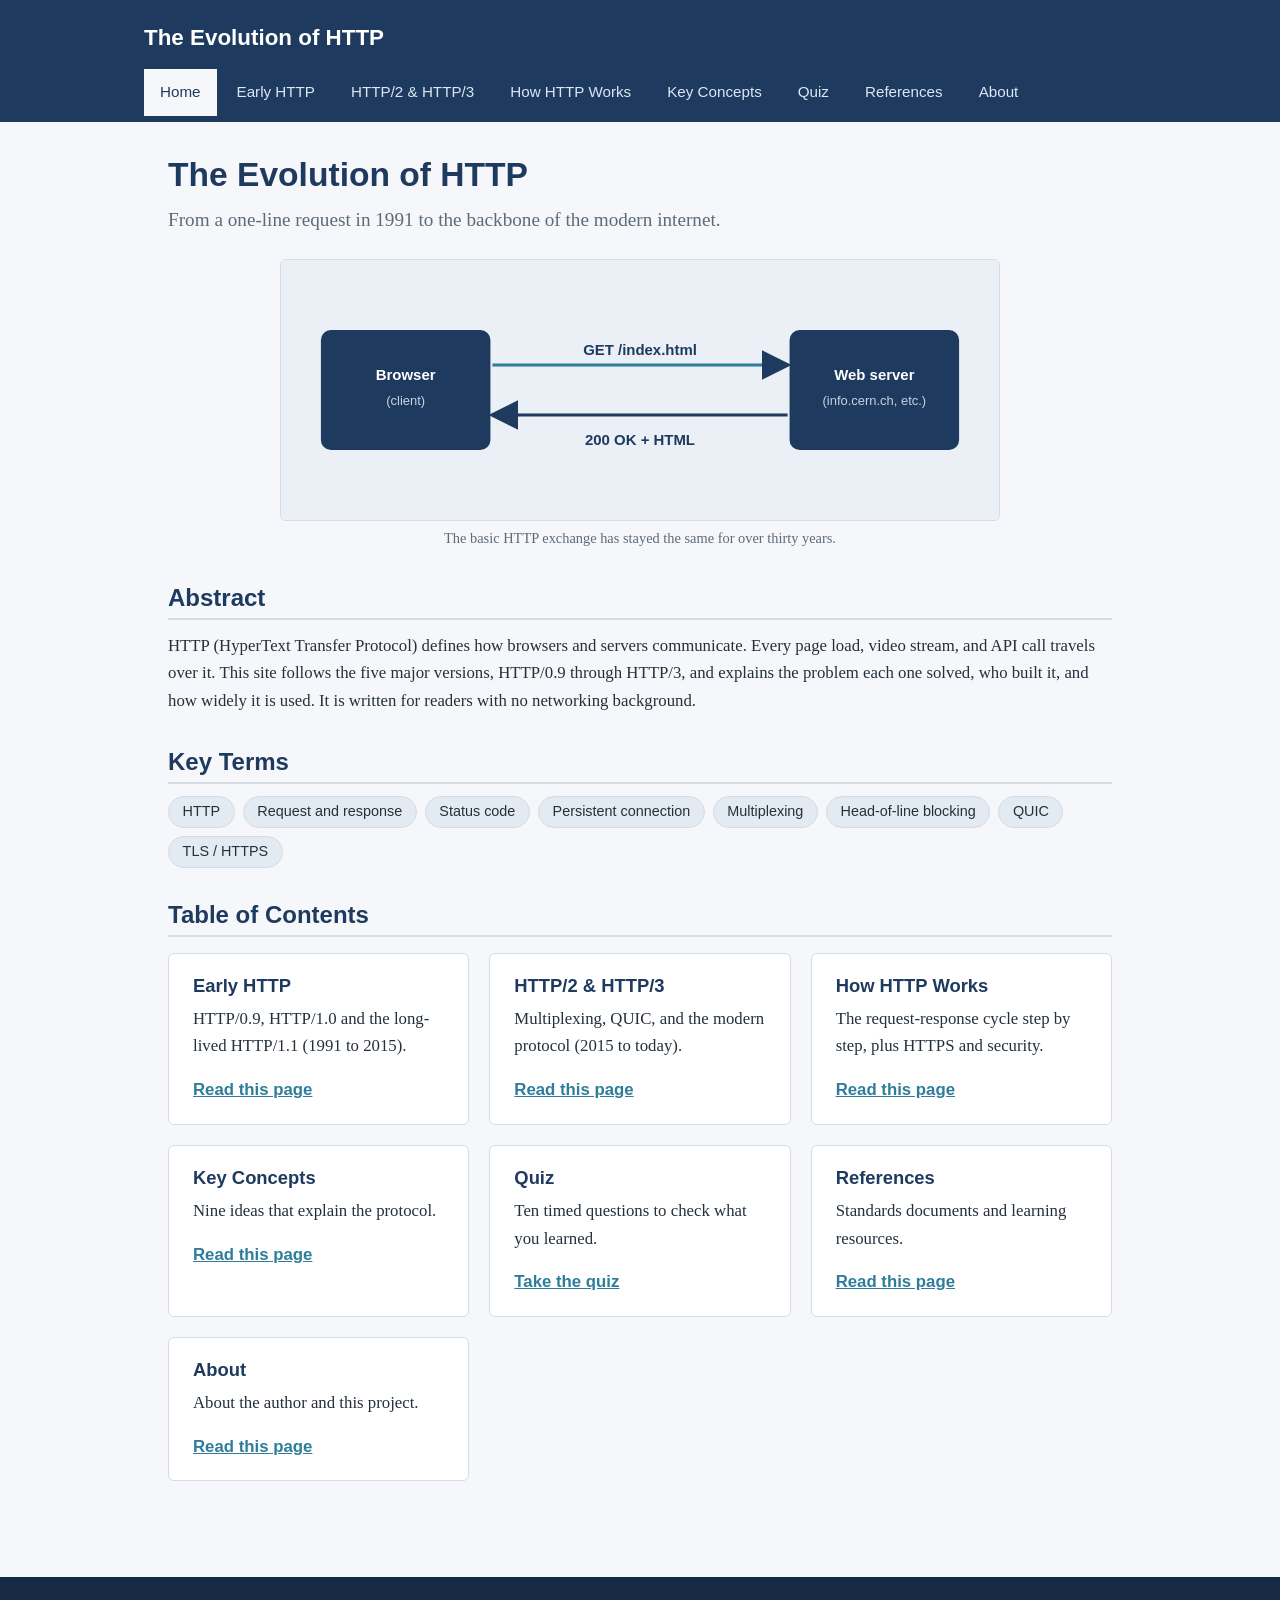
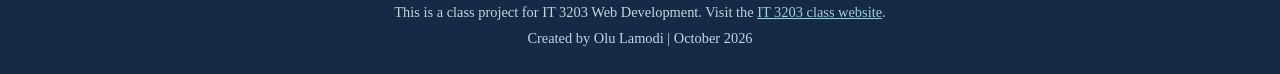
<file: index.html>
<!DOCTYPE html>
<html lang="en">
<head>
  <meta charset="UTF-8">
  <meta name="viewport" content="width=device-width, initial-scale=1.0">
  <title>Home | The Evolution of HTTP</title>
  <!-- One shared stylesheet for the whole site -->
  <link rel="stylesheet" href="styles.css">
</head>
<body>
  <!-- Header and main menu: identical on every page -->
  <header id="site-header">
    <p class="site-title">The Evolution of HTTP</p>
    <nav class="main-nav" aria-label="Main menu">
      <ul>
        <li><a href="index.html" aria-current="page">Home</a></li>
        <li><a href="early-http.html">Early HTTP</a></li>
        <li><a href="modern-http.html">HTTP/2 &amp; HTTP/3</a></li>
        <li><a href="how-http-works.html">How HTTP Works</a></li>
        <li><a href="key-concepts.html">Key Concepts</a></li>
        <li><a href="quiz.html">Quiz</a></li>
        <li><a href="references.html">References</a></li>
        <li><a href="about.html">About</a></li>
      </ul>
    </nav>
  </header>

  <main>
    <h1>The Evolution of HTTP</h1>
    <p class="lead">From a one-line request in 1991 to the backbone of the modern internet.</p>

    <figure>
      <img src="images/http-exchange.svg" width="720" height="260" alt="Diagram: a browser sends GET /index.html to a web server, which replies 200 OK with HTML">
      <figcaption>The basic HTTP exchange has stayed the same for over thirty years.</figcaption>
    </figure>

    <h2>Abstract</h2>
    <p>HTTP (HyperText Transfer Protocol) defines how browsers and servers communicate. Every page load, video stream, and API call travels over it. This site follows the five major versions, HTTP/0.9 through HTTP/3, and explains the problem each one solved, who built it, and how widely it is used. It is written for readers with no networking background.</p>

    <h2>Key Terms</h2>
    <ul class="term-list">
      <li>HTTP</li>
      <li>Request and response</li>
      <li>Status code</li>
      <li>Persistent connection</li>
      <li>Multiplexing</li>
      <li>Head-of-line blocking</li>
      <li>QUIC</li>
      <li>TLS / HTTPS</li>
    </ul>

    <h2>Table of Contents</h2>
    <div class="card-grid">
      <div class="card">
        <h3>Early HTTP</h3>
        <p>HTTP/0.9, HTTP/1.0 and the long-lived HTTP/1.1 (1991 to 2015).</p>
        <a class="card-link" href="early-http.html">Read this page</a>
      </div>
      <div class="card">
        <h3>HTTP/2 &amp; HTTP/3</h3>
        <p>Multiplexing, QUIC, and the modern protocol (2015 to today).</p>
        <a class="card-link" href="modern-http.html">Read this page</a>
      </div>
      <div class="card">
        <h3>How HTTP Works</h3>
        <p>The request-response cycle step by step, plus HTTPS and security.</p>
        <a class="card-link" href="how-http-works.html">Read this page</a>
      </div>
      <div class="card">
        <h3>Key Concepts</h3>
        <p>Nine ideas that explain the protocol.</p>
        <a class="card-link" href="key-concepts.html">Read this page</a>
      </div>
      <div class="card">
        <h3>Quiz</h3>
        <p>Ten timed questions to check what you learned.</p>
        <a class="card-link" href="quiz.html">Take the quiz</a>
      </div>
      <div class="card">
        <h3>References</h3>
        <p>Standards documents and learning resources.</p>
        <a class="card-link" href="references.html">Read this page</a>
      </div>
      <div class="card">
        <h3>About</h3>
        <p>About the author and this project.</p>
        <a class="card-link" href="about.html">Read this page</a>
      </div>
    </div>
  </main>

  <!-- Footer with the required class-project note -->
  <footer id="site-footer">
    <p>This is a class project for IT 3203 Web Development. Visit the <a href="https://ksuweb.github.io/IT3203/">IT 3203 class website</a>.</p>
    <p>Created by Olu Lamodi | October 2026</p>
  </footer>
</body>
</html>
</file>
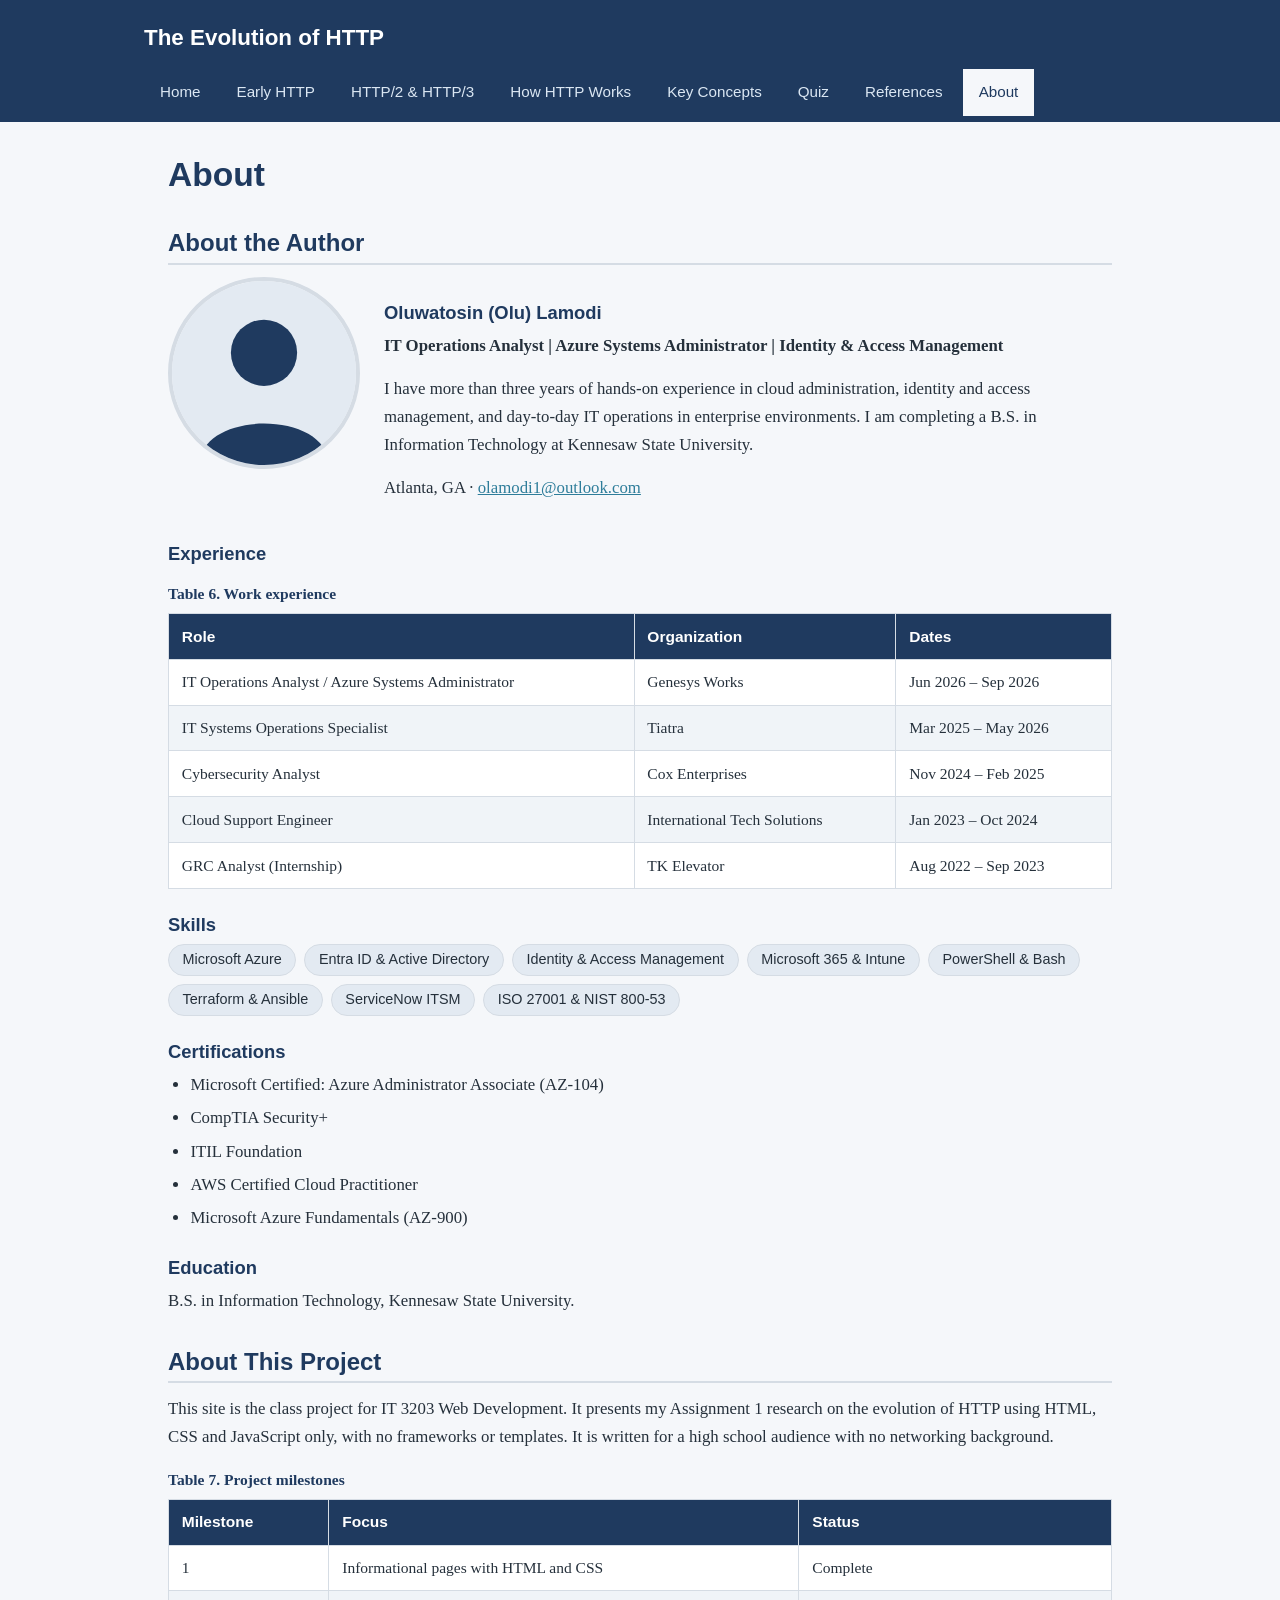
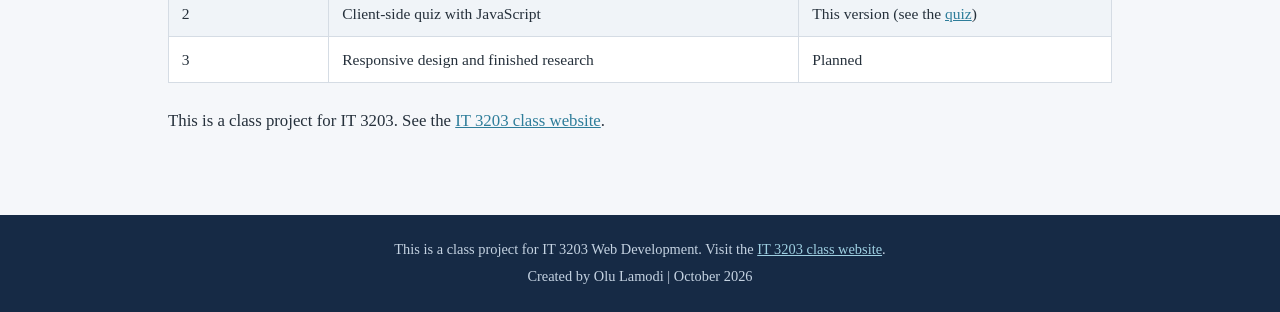
<file: about.html>
<!DOCTYPE html>
<html lang="en">
<head>
  <meta charset="UTF-8">
  <meta name="viewport" content="width=device-width, initial-scale=1.0">
  <title>About | The Evolution of HTTP</title>
  <!-- One shared stylesheet for the whole site -->
  <link rel="stylesheet" href="styles.css">
</head>
<body>
  <!-- Header and main menu: identical on every page -->
  <header id="site-header">
    <p class="site-title">The Evolution of HTTP</p>
    <nav class="main-nav" aria-label="Main menu">
      <ul>
        <li><a href="index.html">Home</a></li>
        <li><a href="early-http.html">Early HTTP</a></li>
        <li><a href="modern-http.html">HTTP/2 &amp; HTTP/3</a></li>
        <li><a href="how-http-works.html">How HTTP Works</a></li>
        <li><a href="key-concepts.html">Key Concepts</a></li>
        <li><a href="quiz.html">Quiz</a></li>
        <li><a href="references.html">References</a></li>
        <li><a href="about.html" aria-current="page">About</a></li>
      </ul>
    </nav>
  </header>

  <main>
    <h1>About</h1>

    <h2>About the Author</h2>
    <div class="profile">
      <img src="images/profile.svg" width="192" height="192" alt="Profile picture placeholder">
      <div>
        <h3>Oluwatosin (Olu) Lamodi</h3>
        <p><strong>IT Operations Analyst | Azure Systems Administrator | Identity &amp; Access Management</strong></p>
        <p>I have more than three years of hands-on experience in cloud administration, identity and access management, and day-to-day IT operations in enterprise environments. I am completing a B.S. in Information Technology at Kennesaw State University.</p>
        <p>Atlanta, GA &middot; <a href="mailto:olamodi1@outlook.com">olamodi1@outlook.com</a></p>
      </div>
    </div>

    <h3>Experience</h3>
    <table>
      <caption>Table 6. Work experience</caption>
      <thead><tr><th scope="col">Role</th><th scope="col">Organization</th><th scope="col">Dates</th></tr></thead>
      <tbody>
        <tr><td>IT Operations Analyst / Azure Systems Administrator</td><td>Genesys Works</td><td>Jun 2026 &ndash; Sep 2026</td></tr>
        <tr><td>IT Systems Operations Specialist</td><td>Tiatra</td><td>Mar 2025 &ndash; May 2026</td></tr>
        <tr><td>Cybersecurity Analyst</td><td>Cox Enterprises</td><td>Nov 2024 &ndash; Feb 2025</td></tr>
        <tr><td>Cloud Support Engineer</td><td>International Tech Solutions</td><td>Jan 2023 &ndash; Oct 2024</td></tr>
        <tr><td>GRC Analyst (Internship)</td><td>TK Elevator</td><td>Aug 2022 &ndash; Sep 2023</td></tr>
      </tbody>
    </table>

    <h3>Skills</h3>
    <ul class="term-list">
      <li>Microsoft Azure</li>
      <li>Entra ID &amp; Active Directory</li>
      <li>Identity &amp; Access Management</li>
      <li>Microsoft 365 &amp; Intune</li>
      <li>PowerShell &amp; Bash</li>
      <li>Terraform &amp; Ansible</li>
      <li>ServiceNow ITSM</li>
      <li>ISO 27001 &amp; NIST 800-53</li>
    </ul>

    <h3>Certifications</h3>
    <ul>
      <li>Microsoft Certified: Azure Administrator Associate (AZ-104)</li>
      <li>CompTIA Security+</li>
      <li>ITIL Foundation</li>
      <li>AWS Certified Cloud Practitioner</li>
      <li>Microsoft Azure Fundamentals (AZ-900)</li>
    </ul>

    <h3>Education</h3>
    <p>B.S. in Information Technology, Kennesaw State University.</p>

    <h2>About This Project</h2>
    <p>This site is the class project for IT 3203 Web Development. It presents my Assignment 1 research on the evolution of HTTP using HTML, CSS and JavaScript only, with no frameworks or templates. It is written for a high school audience with no networking background.</p>
    <table>
      <caption>Table 7. Project milestones</caption>
      <thead><tr><th scope="col">Milestone</th><th scope="col">Focus</th><th scope="col">Status</th></tr></thead>
      <tbody>
        <tr><td>1</td><td>Informational pages with HTML and CSS</td><td>Complete</td></tr>
        <tr><td>2</td><td>Client-side quiz with JavaScript</td><td>This version (see the <a href="quiz.html">quiz</a>)</td></tr>
        <tr><td>3</td><td>Responsive design and finished research</td><td>Planned</td></tr>
      </tbody>
    </table>
    <p>This is a class project for IT 3203. See the <a href="https://ksuweb.github.io/IT3203/">IT 3203 class website</a>.</p>
  </main>

  <!-- Footer with the required class-project note -->
  <footer id="site-footer">
    <p>This is a class project for IT 3203 Web Development. Visit the <a href="https://ksuweb.github.io/IT3203/">IT 3203 class website</a>.</p>
    <p>Created by Olu Lamodi | October 2026</p>
  </footer>
</body>
</html>
</file>
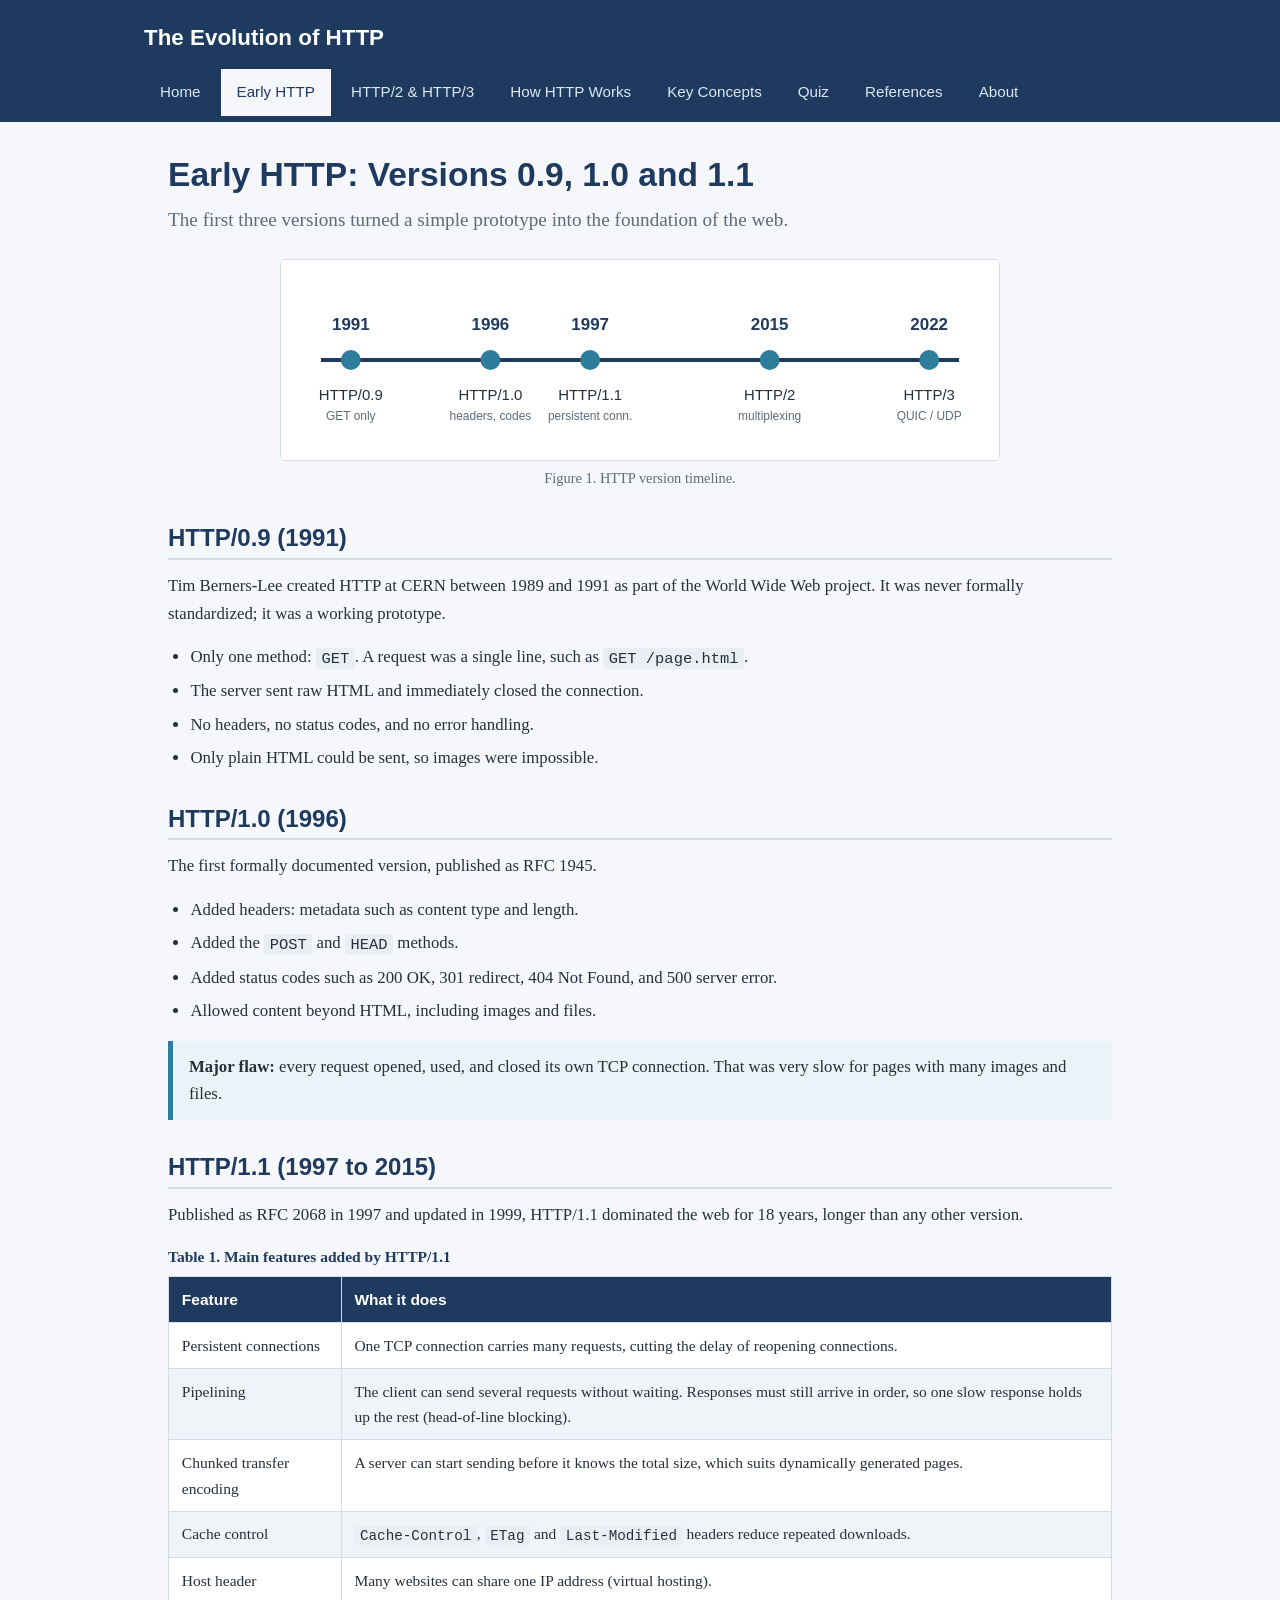
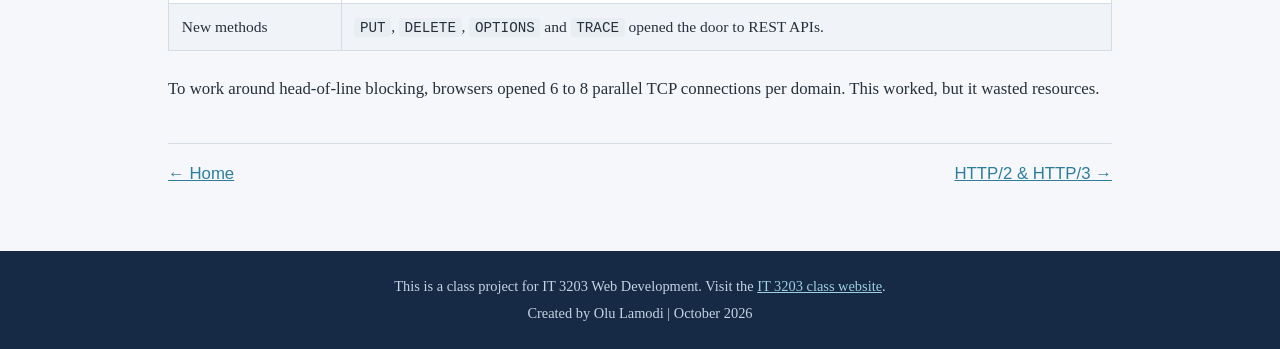
<file: early-http.html>
<!DOCTYPE html>
<html lang="en">
<head>
  <meta charset="UTF-8">
  <meta name="viewport" content="width=device-width, initial-scale=1.0">
  <title>Early HTTP | The Evolution of HTTP</title>
  <!-- One shared stylesheet for the whole site -->
  <link rel="stylesheet" href="styles.css">
</head>
<body>
  <!-- Header and main menu: identical on every page -->
  <header id="site-header">
    <p class="site-title">The Evolution of HTTP</p>
    <nav class="main-nav" aria-label="Main menu">
      <ul>
        <li><a href="index.html">Home</a></li>
        <li><a href="early-http.html" aria-current="page">Early HTTP</a></li>
        <li><a href="modern-http.html">HTTP/2 &amp; HTTP/3</a></li>
        <li><a href="how-http-works.html">How HTTP Works</a></li>
        <li><a href="key-concepts.html">Key Concepts</a></li>
        <li><a href="quiz.html">Quiz</a></li>
        <li><a href="references.html">References</a></li>
        <li><a href="about.html">About</a></li>
      </ul>
    </nav>
  </header>

  <main>
    <h1>Early HTTP: Versions 0.9, 1.0 and 1.1</h1>
    <p class="lead">The first three versions turned a simple prototype into the foundation of the web.</p>

    <figure>
      <img src="images/http-timeline.svg" width="720" height="200" alt="Timeline of HTTP versions: 0.9 in 1991, 1.0 in 1996, 1.1 in 1997, 2 in 2015, 3 in 2022">
      <figcaption>Figure 1. HTTP version timeline.</figcaption>
    </figure>

    <h2>HTTP/0.9 (1991)</h2>
    <p>Tim Berners-Lee created HTTP at CERN between 1989 and 1991 as part of the World Wide Web project. It was never formally standardized; it was a working prototype.</p>
    <ul>
      <li>Only one method: <code>GET</code>. A request was a single line, such as <code>GET /page.html</code>.</li>
      <li>The server sent raw HTML and immediately closed the connection.</li>
      <li>No headers, no status codes, and no error handling.</li>
      <li>Only plain HTML could be sent, so images were impossible.</li>
    </ul>

    <h2>HTTP/1.0 (1996)</h2>
    <p>The first formally documented version, published as RFC 1945.</p>
    <ul>
      <li>Added headers: metadata such as content type and length.</li>
      <li>Added the <code>POST</code> and <code>HEAD</code> methods.</li>
      <li>Added status codes such as 200 OK, 301 redirect, 404 Not Found, and 500 server error.</li>
      <li>Allowed content beyond HTML, including images and files.</li>
    </ul>
    <div class="note"><strong>Major flaw:</strong> every request opened, used, and closed its own TCP connection. That was very slow for pages with many images and files.</div>

    <h2>HTTP/1.1 (1997 to 2015)</h2>
    <p>Published as RFC 2068 in 1997 and updated in 1999, HTTP/1.1 dominated the web for 18 years, longer than any other version.</p>
    <table>
      <caption>Table 1. Main features added by HTTP/1.1</caption>
      <thead>
        <tr><th scope="col">Feature</th><th scope="col">What it does</th></tr>
      </thead>
      <tbody>
        <tr><td>Persistent connections</td><td>One TCP connection carries many requests, cutting the delay of reopening connections.</td></tr>
        <tr><td>Pipelining</td><td>The client can send several requests without waiting. Responses must still arrive in order, so one slow response holds up the rest (head-of-line blocking).</td></tr>
        <tr><td>Chunked transfer encoding</td><td>A server can start sending before it knows the total size, which suits dynamically generated pages.</td></tr>
        <tr><td>Cache control</td><td><code>Cache-Control</code>, <code>ETag</code> and <code>Last-Modified</code> headers reduce repeated downloads.</td></tr>
        <tr><td>Host header</td><td>Many websites can share one IP address (virtual hosting).</td></tr>
        <tr><td>New methods</td><td><code>PUT</code>, <code>DELETE</code>, <code>OPTIONS</code> and <code>TRACE</code> opened the door to REST APIs.</td></tr>
      </tbody>
    </table>
    <p>To work around head-of-line blocking, browsers opened 6 to 8 parallel TCP connections per domain. This worked, but it wasted resources.</p>

    <div class="pager">
      <a href="index.html">&larr; Home</a>
      <a href="modern-http.html">HTTP/2 &amp; HTTP/3 &rarr;</a>
    </div>
  </main>

  <!-- Footer with the required class-project note -->
  <footer id="site-footer">
    <p>This is a class project for IT 3203 Web Development. Visit the <a href="https://ksuweb.github.io/IT3203/">IT 3203 class website</a>.</p>
    <p>Created by Olu Lamodi | October 2026</p>
  </footer>
</body>
</html>
</file>
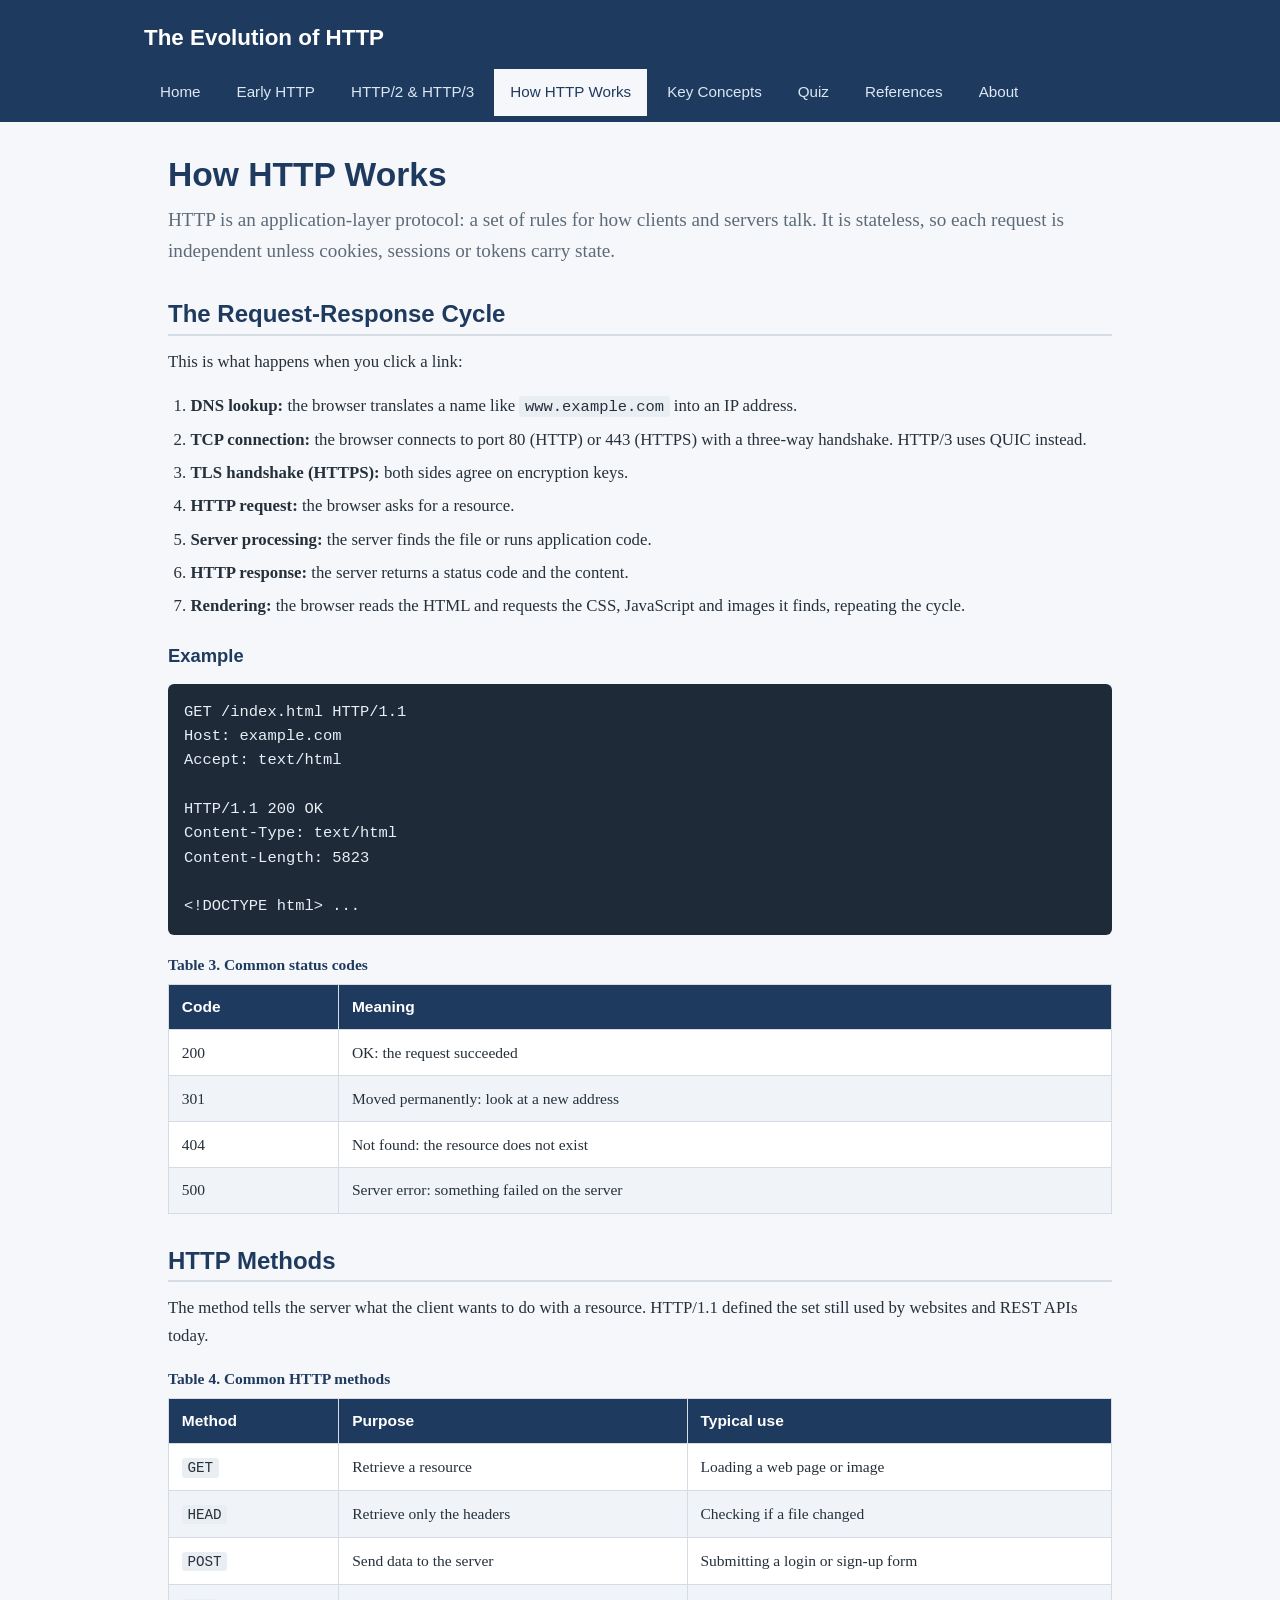
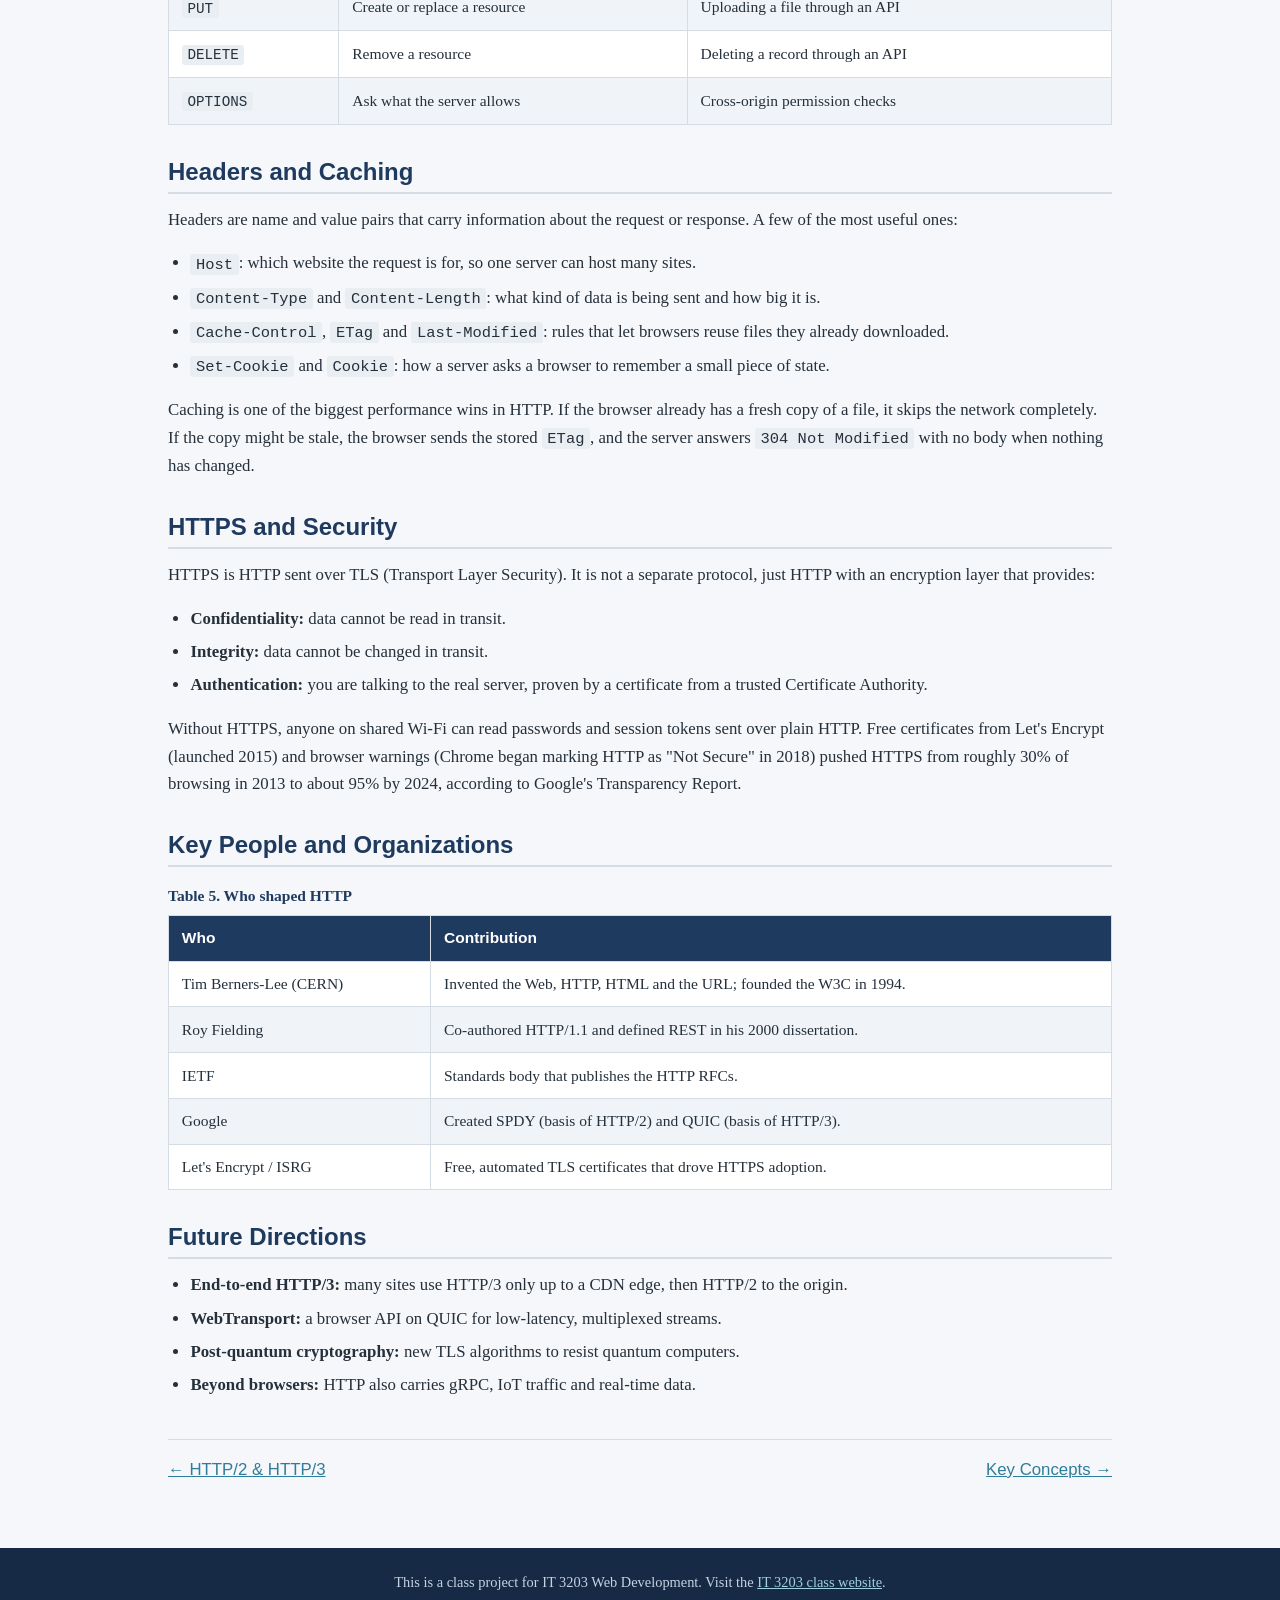
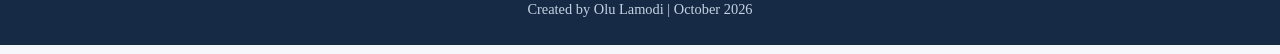
<file: how-http-works.html>
<!DOCTYPE html>
<html lang="en">
<head>
  <meta charset="UTF-8">
  <meta name="viewport" content="width=device-width, initial-scale=1.0">
  <title>How HTTP Works | The Evolution of HTTP</title>
  <!-- One shared stylesheet for the whole site -->
  <link rel="stylesheet" href="styles.css">
</head>
<body>
  <!-- Header and main menu: identical on every page -->
  <header id="site-header">
    <p class="site-title">The Evolution of HTTP</p>
    <nav class="main-nav" aria-label="Main menu">
      <ul>
        <li><a href="index.html">Home</a></li>
        <li><a href="early-http.html">Early HTTP</a></li>
        <li><a href="modern-http.html">HTTP/2 &amp; HTTP/3</a></li>
        <li><a href="how-http-works.html" aria-current="page">How HTTP Works</a></li>
        <li><a href="key-concepts.html">Key Concepts</a></li>
        <li><a href="quiz.html">Quiz</a></li>
        <li><a href="references.html">References</a></li>
        <li><a href="about.html">About</a></li>
      </ul>
    </nav>
  </header>

  <main>
    <h1>How HTTP Works</h1>
    <p class="lead">HTTP is an application-layer protocol: a set of rules for how clients and servers talk. It is stateless, so each request is independent unless cookies, sessions or tokens carry state.</p>

    <h2>The Request-Response Cycle</h2>
    <p>This is what happens when you click a link:</p>
    <ol>
      <li><strong>DNS lookup:</strong> the browser translates a name like <code>www.example.com</code> into an IP address.</li>
      <li><strong>TCP connection:</strong> the browser connects to port 80 (HTTP) or 443 (HTTPS) with a three-way handshake. HTTP/3 uses QUIC instead.</li>
      <li><strong>TLS handshake (HTTPS):</strong> both sides agree on encryption keys.</li>
      <li><strong>HTTP request:</strong> the browser asks for a resource.</li>
      <li><strong>Server processing:</strong> the server finds the file or runs application code.</li>
      <li><strong>HTTP response:</strong> the server returns a status code and the content.</li>
      <li><strong>Rendering:</strong> the browser reads the HTML and requests the CSS, JavaScript and images it finds, repeating the cycle.</li>
    </ol>

    <h3>Example</h3>
<pre><code>GET /index.html HTTP/1.1
Host: example.com
Accept: text/html

HTTP/1.1 200 OK
Content-Type: text/html
Content-Length: 5823

&lt;!DOCTYPE html&gt; ...</code></pre>

    <table>
      <caption>Table 3. Common status codes</caption>
      <thead><tr><th scope="col">Code</th><th scope="col">Meaning</th></tr></thead>
      <tbody>
        <tr><td>200</td><td>OK: the request succeeded</td></tr>
        <tr><td>301</td><td>Moved permanently: look at a new address</td></tr>
        <tr><td>404</td><td>Not found: the resource does not exist</td></tr>
        <tr><td>500</td><td>Server error: something failed on the server</td></tr>
      </tbody>
    </table>

    <h2>HTTP Methods</h2>
    <p>The method tells the server what the client wants to do with a resource. HTTP/1.1 defined the set still used by websites and REST APIs today.</p>
    <table>
      <caption>Table 4. Common HTTP methods</caption>
      <thead><tr><th scope="col">Method</th><th scope="col">Purpose</th><th scope="col">Typical use</th></tr></thead>
      <tbody>
        <tr><td><code>GET</code></td><td>Retrieve a resource</td><td>Loading a web page or image</td></tr>
        <tr><td><code>HEAD</code></td><td>Retrieve only the headers</td><td>Checking if a file changed</td></tr>
        <tr><td><code>POST</code></td><td>Send data to the server</td><td>Submitting a login or sign-up form</td></tr>
        <tr><td><code>PUT</code></td><td>Create or replace a resource</td><td>Uploading a file through an API</td></tr>
        <tr><td><code>DELETE</code></td><td>Remove a resource</td><td>Deleting a record through an API</td></tr>
        <tr><td><code>OPTIONS</code></td><td>Ask what the server allows</td><td>Cross-origin permission checks</td></tr>
      </tbody>
    </table>

    <h2>Headers and Caching</h2>
    <p>Headers are name and value pairs that carry information about the request or response. A few of the most useful ones:</p>
    <ul>
      <li><code>Host</code>: which website the request is for, so one server can host many sites.</li>
      <li><code>Content-Type</code> and <code>Content-Length</code>: what kind of data is being sent and how big it is.</li>
      <li><code>Cache-Control</code>, <code>ETag</code> and <code>Last-Modified</code>: rules that let browsers reuse files they already downloaded.</li>
      <li><code>Set-Cookie</code> and <code>Cookie</code>: how a server asks a browser to remember a small piece of state.</li>
    </ul>
    <p>Caching is one of the biggest performance wins in HTTP. If the browser already has a fresh copy of a file, it skips the network completely. If the copy might be stale, the browser sends the stored <code>ETag</code>, and the server answers <code>304 Not Modified</code> with no body when nothing has changed.</p>

    <h2>HTTPS and Security</h2>
    <p>HTTPS is HTTP sent over TLS (Transport Layer Security). It is not a separate protocol, just HTTP with an encryption layer that provides:</p>
    <ul>
      <li><strong>Confidentiality:</strong> data cannot be read in transit.</li>
      <li><strong>Integrity:</strong> data cannot be changed in transit.</li>
      <li><strong>Authentication:</strong> you are talking to the real server, proven by a certificate from a trusted Certificate Authority.</li>
    </ul>
    <p>Without HTTPS, anyone on shared Wi-Fi can read passwords and session tokens sent over plain HTTP. Free certificates from Let's Encrypt (launched 2015) and browser warnings (Chrome began marking HTTP as "Not Secure" in 2018) pushed HTTPS from roughly 30% of browsing in 2013 to about 95% by 2024, according to Google's Transparency Report.</p>

    <h2>Key People and Organizations</h2>
    <table>
      <caption>Table 5. Who shaped HTTP</caption>
      <thead><tr><th scope="col">Who</th><th scope="col">Contribution</th></tr></thead>
      <tbody>
        <tr><td>Tim Berners-Lee (CERN)</td><td>Invented the Web, HTTP, HTML and the URL; founded the W3C in 1994.</td></tr>
        <tr><td>Roy Fielding</td><td>Co-authored HTTP/1.1 and defined REST in his 2000 dissertation.</td></tr>
        <tr><td>IETF</td><td>Standards body that publishes the HTTP RFCs.</td></tr>
        <tr><td>Google</td><td>Created SPDY (basis of HTTP/2) and QUIC (basis of HTTP/3).</td></tr>
        <tr><td>Let's Encrypt / ISRG</td><td>Free, automated TLS certificates that drove HTTPS adoption.</td></tr>
      </tbody>
    </table>

    <h2>Future Directions</h2>
    <ul>
      <li><strong>End-to-end HTTP/3:</strong> many sites use HTTP/3 only up to a CDN edge, then HTTP/2 to the origin.</li>
      <li><strong>WebTransport:</strong> a browser API on QUIC for low-latency, multiplexed streams.</li>
      <li><strong>Post-quantum cryptography:</strong> new TLS algorithms to resist quantum computers.</li>
      <li><strong>Beyond browsers:</strong> HTTP also carries gRPC, IoT traffic and real-time data.</li>
    </ul>

    <div class="pager">
      <a href="modern-http.html">&larr; HTTP/2 &amp; HTTP/3</a>
      <a href="key-concepts.html">Key Concepts &rarr;</a>
    </div>
  </main>

  <!-- Footer with the required class-project note -->
  <footer id="site-footer">
    <p>This is a class project for IT 3203 Web Development. Visit the <a href="https://ksuweb.github.io/IT3203/">IT 3203 class website</a>.</p>
    <p>Created by Olu Lamodi | October 2026</p>
  </footer>
</body>
</html>
</file>
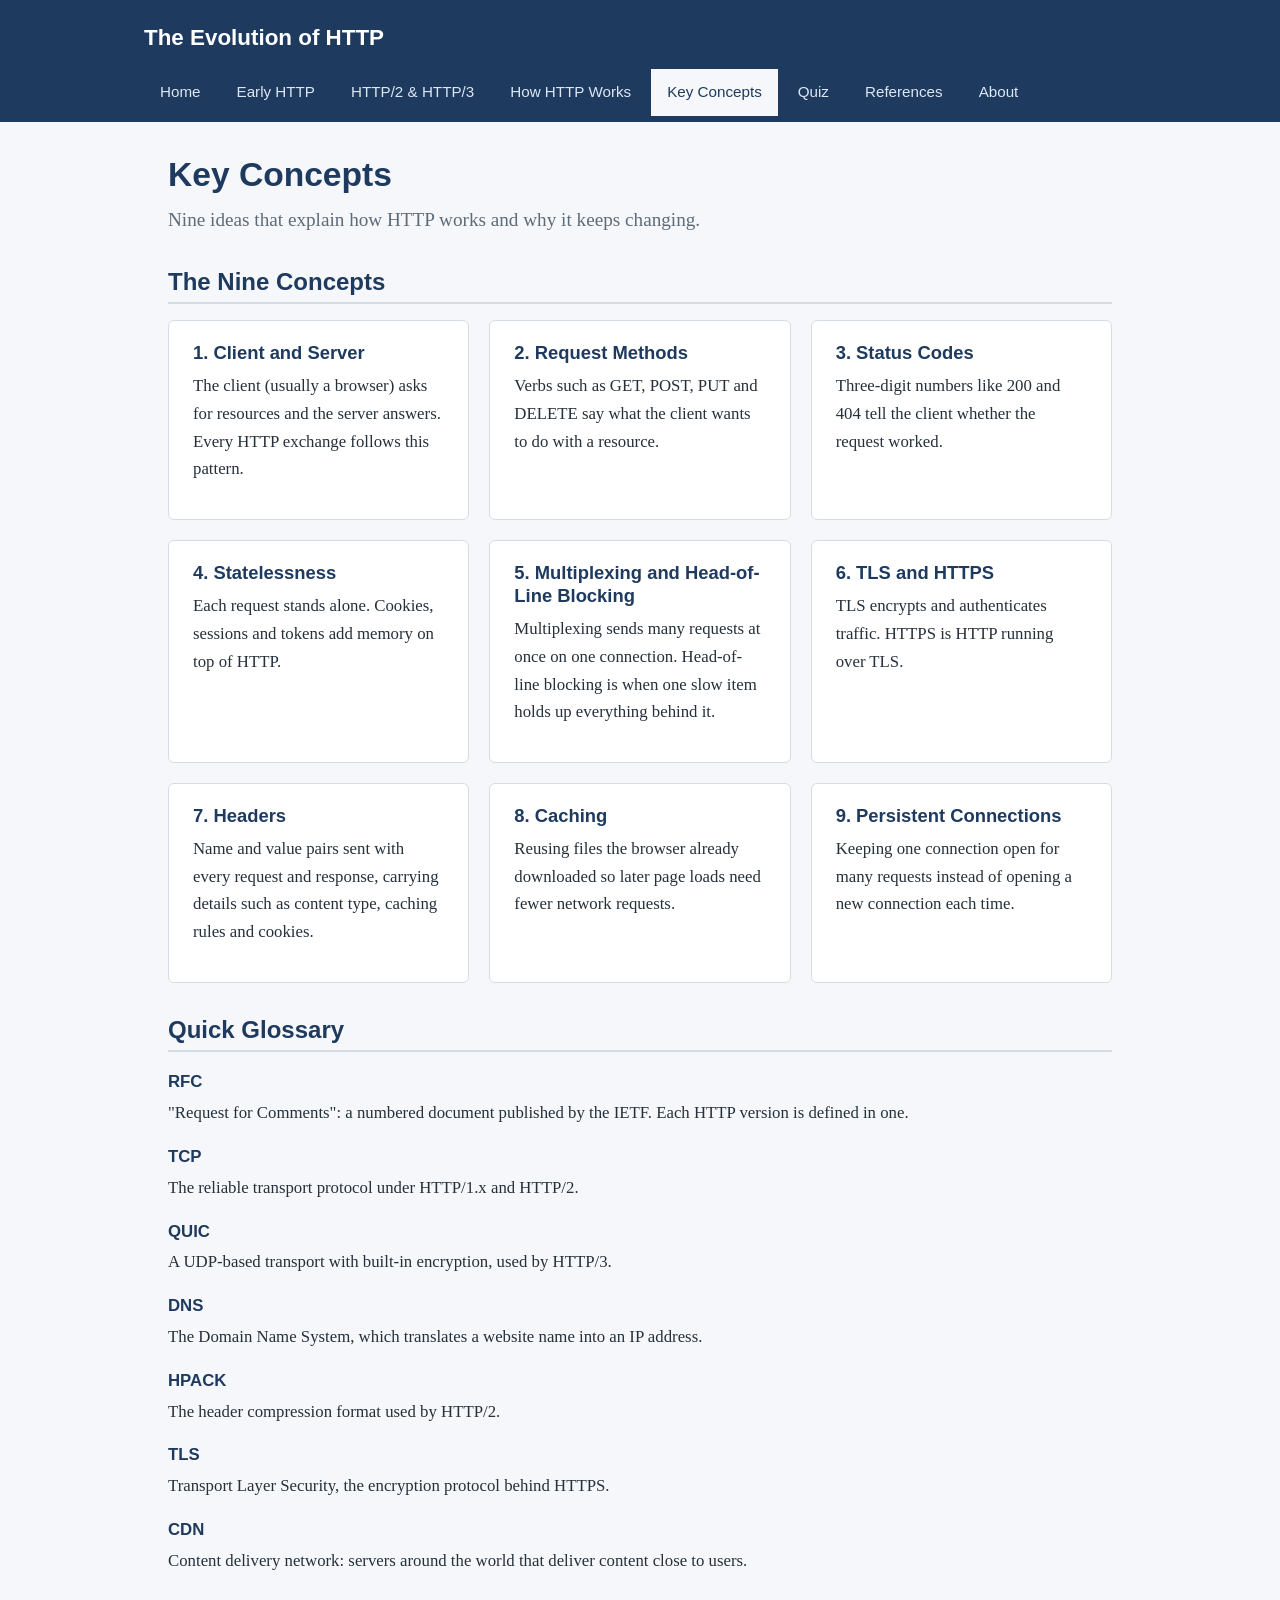
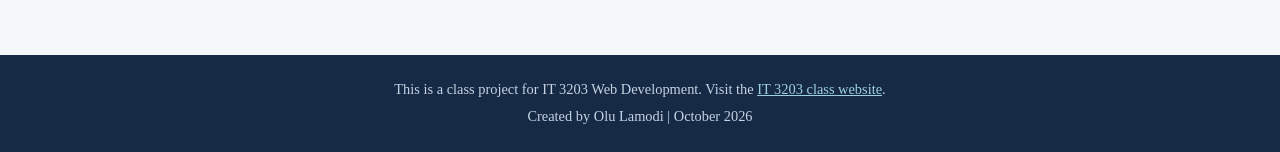
<file: key-concepts.html>
<!DOCTYPE html>
<html lang="en">
<head>
  <meta charset="UTF-8">
  <meta name="viewport" content="width=device-width, initial-scale=1.0">
  <title>Key Concepts | The Evolution of HTTP</title>
  <!-- One shared stylesheet for the whole site -->
  <link rel="stylesheet" href="styles.css">
</head>
<body>
  <!-- Header and main menu: identical on every page -->
  <header id="site-header">
    <p class="site-title">The Evolution of HTTP</p>
    <nav class="main-nav" aria-label="Main menu">
      <ul>
        <li><a href="index.html">Home</a></li>
        <li><a href="early-http.html">Early HTTP</a></li>
        <li><a href="modern-http.html">HTTP/2 &amp; HTTP/3</a></li>
        <li><a href="how-http-works.html">How HTTP Works</a></li>
        <li><a href="key-concepts.html" aria-current="page">Key Concepts</a></li>
        <li><a href="quiz.html">Quiz</a></li>
        <li><a href="references.html">References</a></li>
        <li><a href="about.html">About</a></li>
      </ul>
    </nav>
  </header>

  <main>
    <h1>Key Concepts</h1>
    <p class="lead">Nine ideas that explain how HTTP works and why it keeps changing.</p>

    <h2>The Nine Concepts</h2>
    <div class="card-grid">
      <div class="card">
        <h3>1. Client and Server</h3>
        <p>The client (usually a browser) asks for resources and the server answers. Every HTTP exchange follows this pattern.</p>
      </div>
      <div class="card">
        <h3>2. Request Methods</h3>
        <p>Verbs such as GET, POST, PUT and DELETE say what the client wants to do with a resource.</p>
      </div>
      <div class="card">
        <h3>3. Status Codes</h3>
        <p>Three-digit numbers like 200 and 404 tell the client whether the request worked.</p>
      </div>
      <div class="card">
        <h3>4. Statelessness</h3>
        <p>Each request stands alone. Cookies, sessions and tokens add memory on top of HTTP.</p>
      </div>
      <div class="card">
        <h3>5. Multiplexing and Head-of-Line Blocking</h3>
        <p>Multiplexing sends many requests at once on one connection. Head-of-line blocking is when one slow item holds up everything behind it.</p>
      </div>
      <div class="card">
        <h3>6. TLS and HTTPS</h3>
        <p>TLS encrypts and authenticates traffic. HTTPS is HTTP running over TLS.</p>
      </div>
      <div class="card">
        <h3>7. Headers</h3>
        <p>Name and value pairs sent with every request and response, carrying details such as content type, caching rules and cookies.</p>
      </div>
      <div class="card">
        <h3>8. Caching</h3>
        <p>Reusing files the browser already downloaded so later page loads need fewer network requests.</p>
      </div>
      <div class="card">
        <h3>9. Persistent Connections</h3>
        <p>Keeping one connection open for many requests instead of opening a new connection each time.</p>
      </div>
    </div>

    <h2>Quick Glossary</h2>
    <dl>
      <dt>RFC</dt>
      <dd>"Request for Comments": a numbered document published by the IETF. Each HTTP version is defined in one.</dd>
      <dt>TCP</dt>
      <dd>The reliable transport protocol under HTTP/1.x and HTTP/2.</dd>
      <dt>QUIC</dt>
      <dd>A UDP-based transport with built-in encryption, used by HTTP/3.</dd>
      <dt>DNS</dt>
      <dd>The Domain Name System, which translates a website name into an IP address.</dd>
      <dt>HPACK</dt>
      <dd>The header compression format used by HTTP/2.</dd>
      <dt>TLS</dt>
      <dd>Transport Layer Security, the encryption protocol behind HTTPS.</dd>
      <dt>CDN</dt>
      <dd>Content delivery network: servers around the world that deliver content close to users.</dd>
    </dl>
  </main>

  <!-- Footer with the required class-project note -->
  <footer id="site-footer">
    <p>This is a class project for IT 3203 Web Development. Visit the <a href="https://ksuweb.github.io/IT3203/">IT 3203 class website</a>.</p>
    <p>Created by Olu Lamodi | October 2026</p>
  </footer>
</body>
</html>
</file>
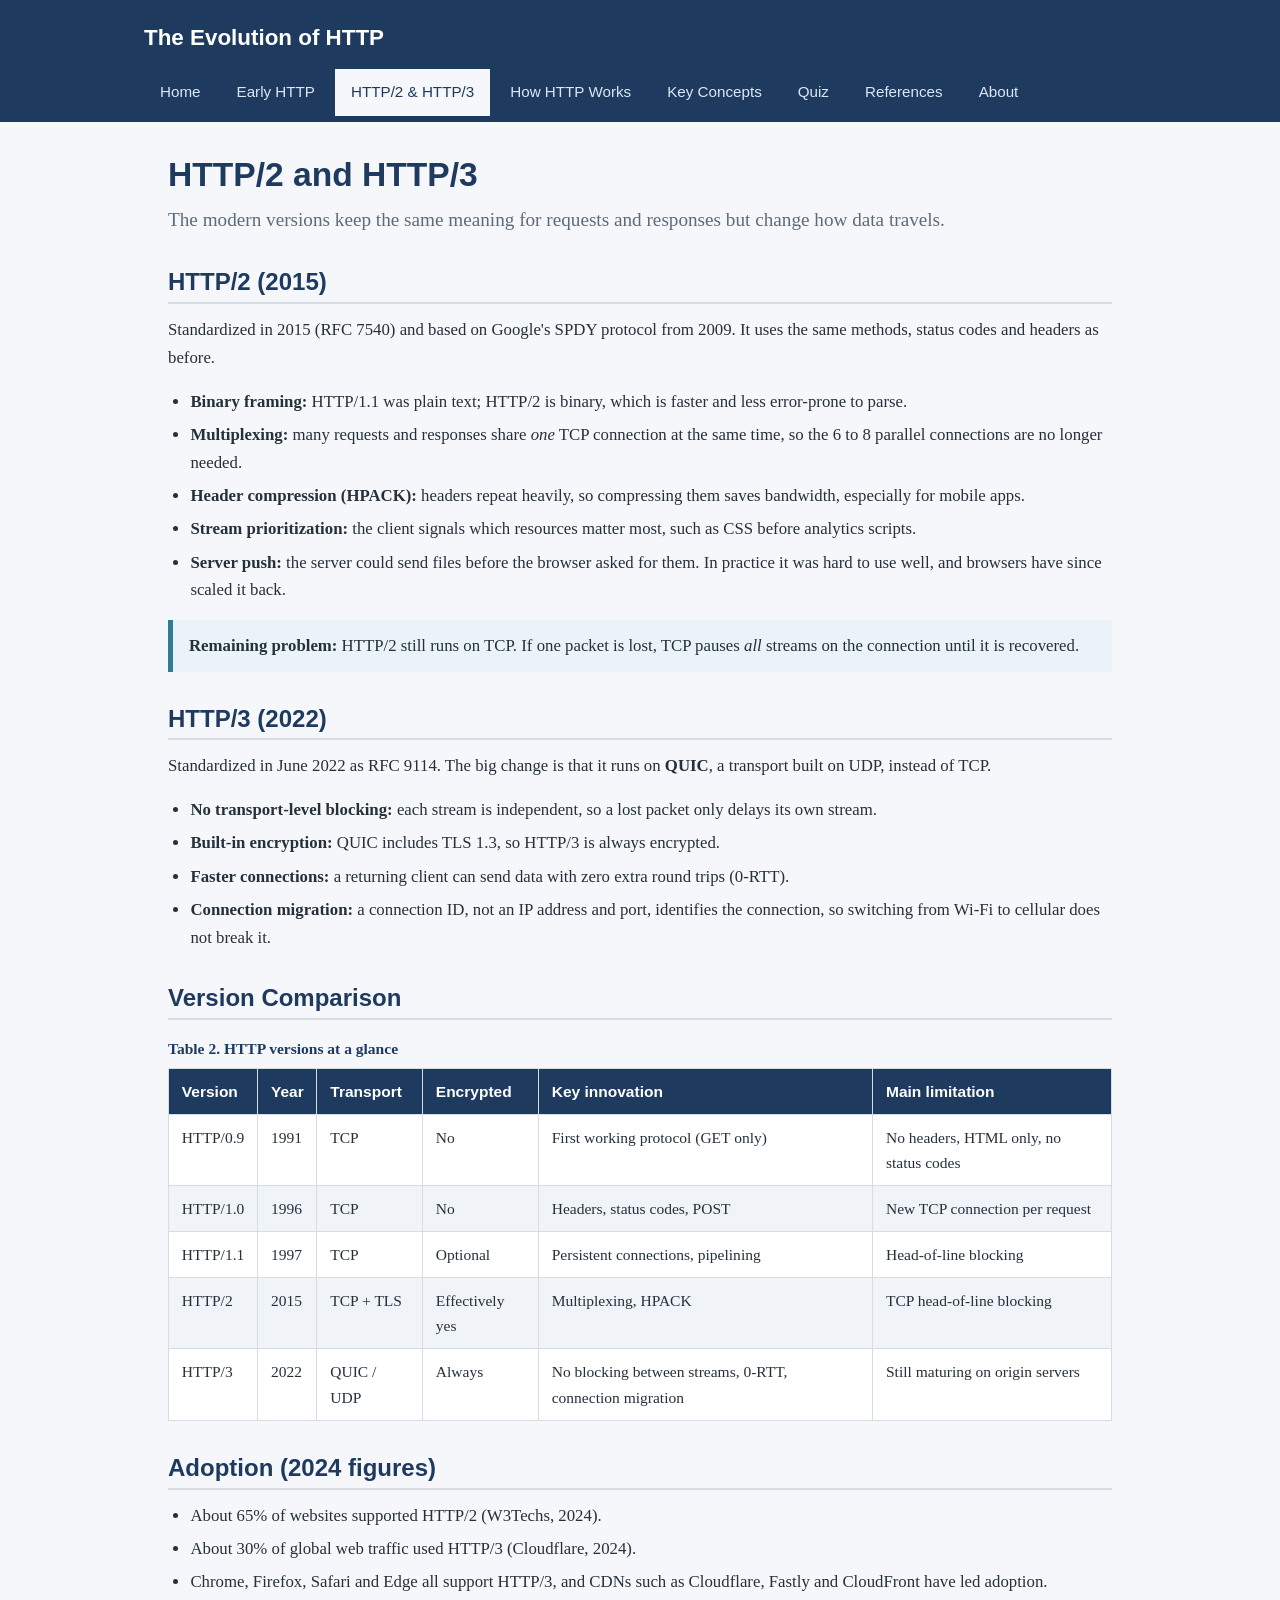
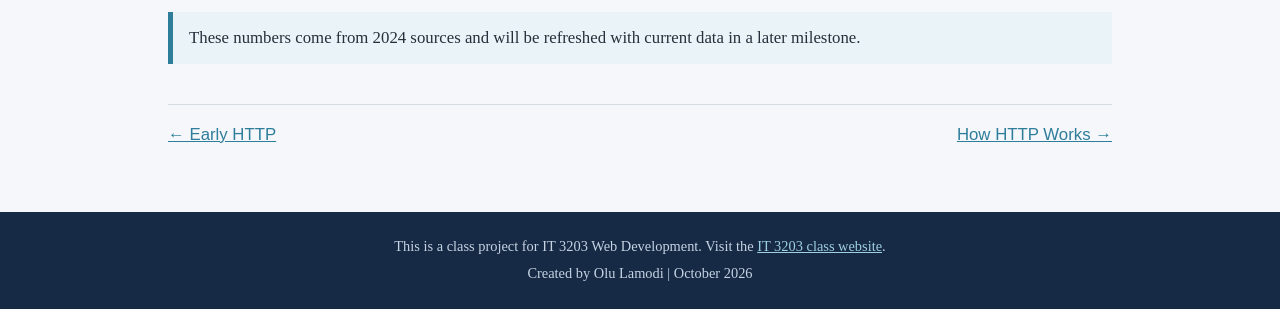
<file: modern-http.html>
<!DOCTYPE html>
<html lang="en">
<head>
  <meta charset="UTF-8">
  <meta name="viewport" content="width=device-width, initial-scale=1.0">
  <title>HTTP/2 and HTTP/3 | The Evolution of HTTP</title>
  <!-- One shared stylesheet for the whole site -->
  <link rel="stylesheet" href="styles.css">
</head>
<body>
  <!-- Header and main menu: identical on every page -->
  <header id="site-header">
    <p class="site-title">The Evolution of HTTP</p>
    <nav class="main-nav" aria-label="Main menu">
      <ul>
        <li><a href="index.html">Home</a></li>
        <li><a href="early-http.html">Early HTTP</a></li>
        <li><a href="modern-http.html" aria-current="page">HTTP/2 &amp; HTTP/3</a></li>
        <li><a href="how-http-works.html">How HTTP Works</a></li>
        <li><a href="key-concepts.html">Key Concepts</a></li>
        <li><a href="quiz.html">Quiz</a></li>
        <li><a href="references.html">References</a></li>
        <li><a href="about.html">About</a></li>
      </ul>
    </nav>
  </header>

  <main>
    <h1>HTTP/2 and HTTP/3</h1>
    <p class="lead">The modern versions keep the same meaning for requests and responses but change how data travels.</p>

    <h2>HTTP/2 (2015)</h2>
    <p>Standardized in 2015 (RFC 7540) and based on Google's SPDY protocol from 2009. It uses the same methods, status codes and headers as before.</p>
    <ul>
      <li><strong>Binary framing:</strong> HTTP/1.1 was plain text; HTTP/2 is binary, which is faster and less error-prone to parse.</li>
      <li><strong>Multiplexing:</strong> many requests and responses share <em>one</em> TCP connection at the same time, so the 6 to 8 parallel connections are no longer needed.</li>
      <li><strong>Header compression (HPACK):</strong> headers repeat heavily, so compressing them saves bandwidth, especially for mobile apps.</li>
      <li><strong>Stream prioritization:</strong> the client signals which resources matter most, such as CSS before analytics scripts.</li>
      <li><strong>Server push:</strong> the server could send files before the browser asked for them. In practice it was hard to use well, and browsers have since scaled it back.</li>
    </ul>
    <div class="note"><strong>Remaining problem:</strong> HTTP/2 still runs on TCP. If one packet is lost, TCP pauses <em>all</em> streams on the connection until it is recovered.</div>

    <h2>HTTP/3 (2022)</h2>
    <p>Standardized in June 2022 as RFC 9114. The big change is that it runs on <strong>QUIC</strong>, a transport built on UDP, instead of TCP.</p>
    <ul>
      <li><strong>No transport-level blocking:</strong> each stream is independent, so a lost packet only delays its own stream.</li>
      <li><strong>Built-in encryption:</strong> QUIC includes TLS 1.3, so HTTP/3 is always encrypted.</li>
      <li><strong>Faster connections:</strong> a returning client can send data with zero extra round trips (0-RTT).</li>
      <li><strong>Connection migration:</strong> a connection ID, not an IP address and port, identifies the connection, so switching from Wi-Fi to cellular does not break it.</li>
    </ul>

    <h2>Version Comparison</h2>
    <table>
      <caption>Table 2. HTTP versions at a glance</caption>
      <thead>
        <tr><th scope="col">Version</th><th scope="col">Year</th><th scope="col">Transport</th><th scope="col">Encrypted</th><th scope="col">Key innovation</th><th scope="col">Main limitation</th></tr>
      </thead>
      <tbody>
        <tr><td>HTTP/0.9</td><td>1991</td><td>TCP</td><td>No</td><td>First working protocol (GET only)</td><td>No headers, HTML only, no status codes</td></tr>
        <tr><td>HTTP/1.0</td><td>1996</td><td>TCP</td><td>No</td><td>Headers, status codes, POST</td><td>New TCP connection per request</td></tr>
        <tr><td>HTTP/1.1</td><td>1997</td><td>TCP</td><td>Optional</td><td>Persistent connections, pipelining</td><td>Head-of-line blocking</td></tr>
        <tr><td>HTTP/2</td><td>2015</td><td>TCP + TLS</td><td>Effectively yes</td><td>Multiplexing, HPACK</td><td>TCP head-of-line blocking</td></tr>
        <tr><td>HTTP/3</td><td>2022</td><td>QUIC / UDP</td><td>Always</td><td>No blocking between streams, 0-RTT, connection migration</td><td>Still maturing on origin servers</td></tr>
      </tbody>
    </table>

    <h2>Adoption (2024 figures)</h2>
    <ul>
      <li>About 65% of websites supported HTTP/2 (W3Techs, 2024).</li>
      <li>About 30% of global web traffic used HTTP/3 (Cloudflare, 2024).</li>
      <li>Chrome, Firefox, Safari and Edge all support HTTP/3, and CDNs such as Cloudflare, Fastly and CloudFront have led adoption.</li>
    </ul>
    <p class="note">These numbers come from 2024 sources and will be refreshed with current data in a later milestone.</p>

    <div class="pager">
      <a href="early-http.html">&larr; Early HTTP</a>
      <a href="how-http-works.html">How HTTP Works &rarr;</a>
    </div>
  </main>

  <!-- Footer with the required class-project note -->
  <footer id="site-footer">
    <p>This is a class project for IT 3203 Web Development. Visit the <a href="https://ksuweb.github.io/IT3203/">IT 3203 class website</a>.</p>
    <p>Created by Olu Lamodi | October 2026</p>
  </footer>
</body>
</html>
</file>
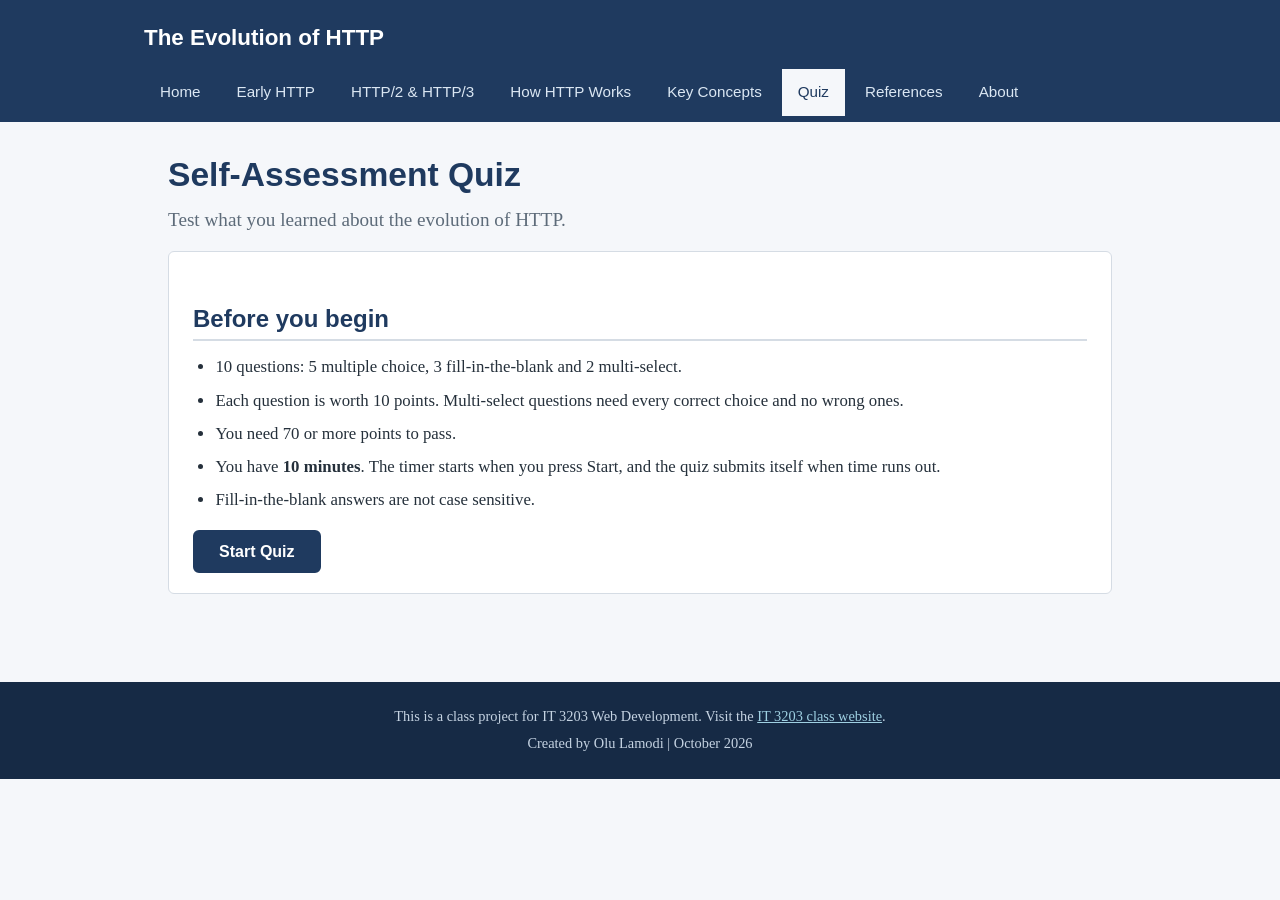
<file: quiz.html>
<!DOCTYPE html>
<html lang="en">
<head>
  <meta charset="UTF-8">
  <meta name="viewport" content="width=device-width, initial-scale=1.0">
  <title>Quiz | The Evolution of HTTP</title>
  <!-- One shared stylesheet for the whole site -->
  <link rel="stylesheet" href="styles.css">
  <!-- Quiz logic (timer, scoring, results, reset) -->
  <script src="quiz.js" defer></script>
</head>
<body>
  <!-- Header and main menu: identical on every page -->
  <header id="site-header">
    <p class="site-title">The Evolution of HTTP</p>
    <nav class="main-nav" aria-label="Main menu">
      <ul>
        <li><a href="index.html">Home</a></li>
        <li><a href="early-http.html">Early HTTP</a></li>
        <li><a href="modern-http.html">HTTP/2 &amp; HTTP/3</a></li>
        <li><a href="how-http-works.html">How HTTP Works</a></li>
        <li><a href="key-concepts.html">Key Concepts</a></li>
        <li><a href="quiz.html" aria-current="page">Quiz</a></li>
        <li><a href="references.html">References</a></li>
        <li><a href="about.html">About</a></li>
      </ul>
    </nav>
  </header>

    <main>
    <h1>Self-Assessment Quiz</h1>
    <p class="lead">Test what you learned about the evolution of HTTP.</p>

    <!-- Results panel: filled in by quiz.js right after submission (shown at the top of the page) -->
    <section id="results" class="results" aria-live="polite" tabindex="-1" hidden></section>

    <!-- Intro / start screen -->
    <section id="quiz-intro" class="card">
      <h2>Before you begin</h2>
      <ul>
        <li>10 questions: 5 multiple choice, 3 fill-in-the-blank and 2 multi-select.</li>
        <li>Each question is worth 10 points. Multi-select questions need every correct choice and no wrong ones.</li>
        <li>You need 70 or more points to pass.</li>
        <li>You have <strong>10 minutes</strong>. The timer starts when you press Start, and the quiz submits itself when time runs out.</li>
        <li>Fill-in-the-blank answers are not case sensitive.</li>
      </ul>
      <button type="button" id="start-btn" class="btn btn-primary">Start Quiz</button>
    </section>

    <!-- Quiz area: hidden until Start is pressed -->
    <div id="quiz-area" hidden>
      <div id="timer-bar" class="timer-bar" role="timer" aria-label="Time remaining">
        <span>Time remaining</span>
        <strong id="timer-display">10:00</strong>
        <span id="progress-display">0 of 10 answered</span>
      </div>

      <form id="quiz-form" novalidate>
        <fieldset class="question" id="question-1">
          <legend><span class="q-num">Question 1</span> <span class="q-type">Multiple choice (one answer)</span></legend>
          <p class="q-text">Which HTTP version first added headers and status codes?</p>
          <label class="option"><input type="radio" name="q1" value="a"> <span>HTTP/0.9</span></label>
          <label class="option"><input type="radio" name="q1" value="b"> <span>HTTP/1.0</span></label>
          <label class="option"><input type="radio" name="q1" value="c"> <span>HTTP/1.1</span></label>
          <label class="option"><input type="radio" name="q1" value="d"> <span>HTTP/2</span></label>
          <p class="q-feedback" hidden></p>
        </fieldset>
        <fieldset class="question" id="question-2">
          <legend><span class="q-num">Question 2</span> <span class="q-type">Fill in the blank</span></legend>
          <p class="q-text">HTTP stands for HyperText <input type="text" name="q2" class="blank" autocomplete="off" spellcheck="false" aria-label="Answer for question 2"> Protocol.</p>
          <p class="q-feedback" hidden></p>
        </fieldset>
        <fieldset class="question" id="question-3">
          <legend><span class="q-num">Question 3</span> <span class="q-type">Multiple choice (one answer)</span></legend>
          <p class="q-text">What problem did persistent connections in HTTP/1.1 solve?</p>
          <label class="option"><input type="radio" name="q3" value="a"> <span>Unencrypted traffic on public Wi-Fi</span></label>
          <label class="option"><input type="radio" name="q3" value="b"> <span>Slow DNS lookups</span></label>
          <label class="option"><input type="radio" name="q3" value="c"> <span>Opening a new TCP connection for every request</span></label>
          <label class="option"><input type="radio" name="q3" value="d"> <span>Websites sharing one IP address</span></label>
          <p class="q-feedback" hidden></p>
        </fieldset>
        <fieldset class="question" id="question-4">
          <legend><span class="q-num">Question 4</span> <span class="q-type">Multi-select (choose all that apply)</span></legend>
          <p class="q-text">Which of the following are features of HTTP/2?</p>
          <label class="option"><input type="checkbox" name="q4" value="a"> <span>Binary framing</span></label>
          <label class="option"><input type="checkbox" name="q4" value="b"> <span>Multiplexing over one connection</span></label>
          <label class="option"><input type="checkbox" name="q4" value="c"> <span>HPACK header compression</span></label>
          <label class="option"><input type="checkbox" name="q4" value="d"> <span>Runs on QUIC instead of TCP</span></label>
          <p class="q-feedback" hidden></p>
        </fieldset>
        <fieldset class="question" id="question-5">
          <legend><span class="q-num">Question 5</span> <span class="q-type">Fill in the blank</span></legend>
          <p class="q-text">HTTP/3 runs on a UDP-based transport protocol called <input type="text" name="q5" class="blank" autocomplete="off" spellcheck="false" aria-label="Answer for question 5"> .</p>
          <p class="q-feedback" hidden></p>
        </fieldset>
        <fieldset class="question" id="question-6">
          <legend><span class="q-num">Question 6</span> <span class="q-type">Multiple choice (one answer)</span></legend>
          <p class="q-text">Which status code means the requested page was not found?</p>
          <label class="option"><input type="radio" name="q6" value="a"> <span>200</span></label>
          <label class="option"><input type="radio" name="q6" value="b"> <span>301</span></label>
          <label class="option"><input type="radio" name="q6" value="c"> <span>404</span></label>
          <label class="option"><input type="radio" name="q6" value="d"> <span>500</span></label>
          <p class="q-feedback" hidden></p>
        </fieldset>
        <fieldset class="question" id="question-7">
          <legend><span class="q-num">Question 7</span> <span class="q-type">Multi-select (choose all that apply)</span></legend>
          <p class="q-text">Which protections does HTTPS (HTTP over TLS) provide?</p>
          <label class="option"><input type="checkbox" name="q7" value="a"> <span>Confidentiality (data unreadable in transit)</span></label>
          <label class="option"><input type="checkbox" name="q7" value="b"> <span>Integrity (data cannot be changed in transit)</span></label>
          <label class="option"><input type="checkbox" name="q7" value="c"> <span>Authentication of the server</span></label>
          <label class="option"><input type="checkbox" name="q7" value="d"> <span>Guaranteed faster page loads</span></label>
          <p class="q-feedback" hidden></p>
        </fieldset>
        <fieldset class="question" id="question-8">
          <legend><span class="q-num">Question 8</span> <span class="q-type">Fill in the blank</span></legend>
          <p class="q-text">HTTP is described as <input type="text" name="q8" class="blank" autocomplete="off" spellcheck="false" aria-label="Answer for question 8"> because each request is independent and the server does not remember earlier ones.</p>
          <p class="q-feedback" hidden></p>
        </fieldset>
        <fieldset class="question" id="question-9">
          <legend><span class="q-num">Question 9</span> <span class="q-type">Multiple choice (one answer)</span></legend>
          <p class="q-text">Who invented HTTP at CERN?</p>
          <label class="option"><input type="radio" name="q9" value="a"> <span>Roy Fielding</span></label>
          <label class="option"><input type="radio" name="q9" value="b"> <span>Tim Berners-Lee</span></label>
          <label class="option"><input type="radio" name="q9" value="c"> <span>Vint Cerf</span></label>
          <label class="option"><input type="radio" name="q9" value="d"> <span>Mark Zuckerberg</span></label>
          <p class="q-feedback" hidden></p>
        </fieldset>
        <fieldset class="question" id="question-10">
          <legend><span class="q-num">Question 10</span> <span class="q-type">Multiple choice (one answer)</span></legend>
          <p class="q-text">Which problem in HTTP/2 does HTTP/3 fix?</p>
          <label class="option"><input type="radio" name="q10" value="a"> <span>Lack of header compression</span></label>
          <label class="option"><input type="radio" name="q10" value="b"> <span>Plain-text request format</span></label>
          <label class="option"><input type="radio" name="q10" value="c"> <span>TCP head-of-line blocking, where one lost packet pauses every stream</span></label>
          <label class="option"><input type="radio" name="q10" value="d"> <span>Only one request per connection</span></label>
          <p class="q-feedback" hidden></p>
        </fieldset>

        <div class="form-actions">
          <button type="submit" class="btn btn-primary">Submit Quiz</button>
          <button type="button" id="reset-btn" class="btn btn-secondary">Reset Answers</button>
        </div>
      </form>
    </div>
  </main>

  <!-- Footer with the required class-project note -->
  <footer id="site-footer">
    <p>This is a class project for IT 3203 Web Development. Visit the <a href="https://ksuweb.github.io/IT3203/">IT 3203 class website</a>.</p>
    <p>Created by Olu Lamodi | October 2026</p>
  </footer>
</body>
</html>
</file>
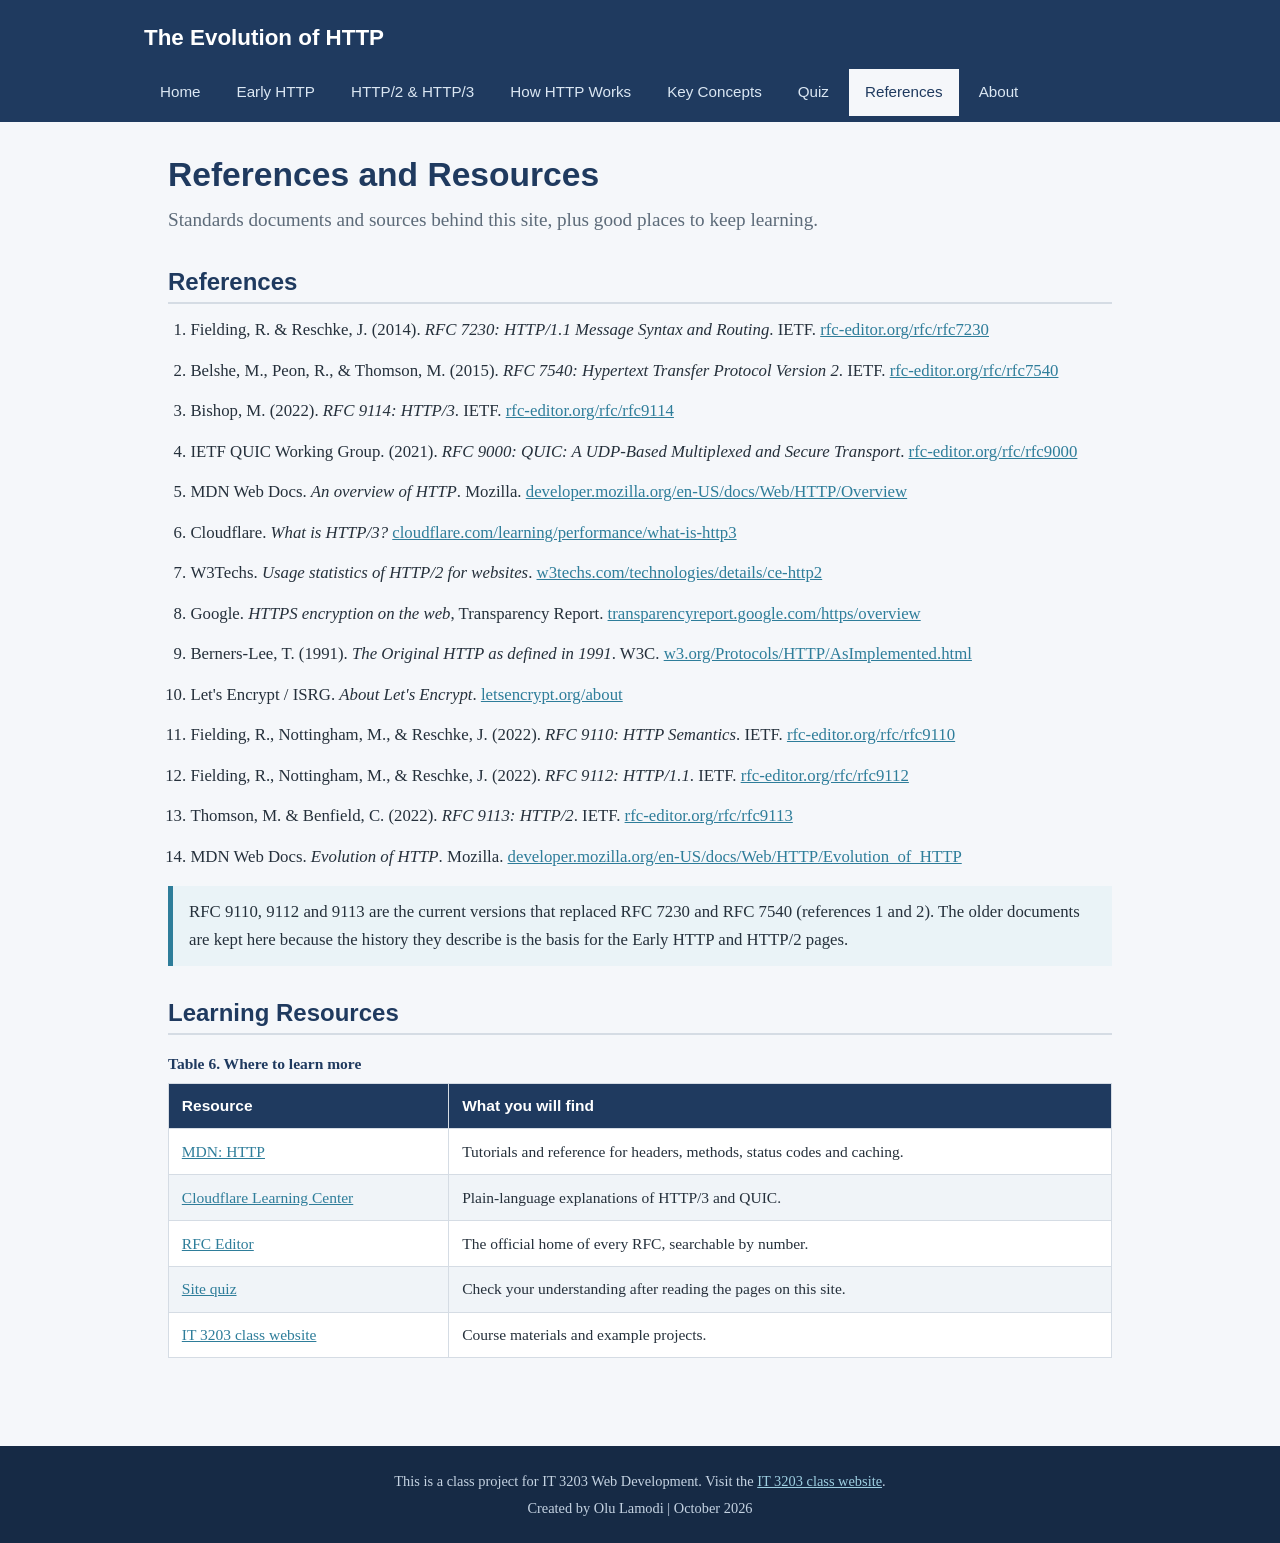
<file: references.html>
<!DOCTYPE html>
<html lang="en">
<head>
  <meta charset="UTF-8">
  <meta name="viewport" content="width=device-width, initial-scale=1.0">
  <title>References and Resources | The Evolution of HTTP</title>
  <!-- One shared stylesheet for the whole site -->
  <link rel="stylesheet" href="styles.css">
</head>
<body>
  <!-- Header and main menu: identical on every page -->
  <header id="site-header">
    <p class="site-title">The Evolution of HTTP</p>
    <nav class="main-nav" aria-label="Main menu">
      <ul>
        <li><a href="index.html">Home</a></li>
        <li><a href="early-http.html">Early HTTP</a></li>
        <li><a href="modern-http.html">HTTP/2 &amp; HTTP/3</a></li>
        <li><a href="how-http-works.html">How HTTP Works</a></li>
        <li><a href="key-concepts.html">Key Concepts</a></li>
        <li><a href="quiz.html">Quiz</a></li>
        <li><a href="references.html" aria-current="page">References</a></li>
        <li><a href="about.html">About</a></li>
      </ul>
    </nav>
  </header>

  <main>
    <h1>References and Resources</h1>
    <p class="lead">Standards documents and sources behind this site, plus good places to keep learning.</p>

    <h2>References</h2>
    <ol class="ref-list">
      <li>Fielding, R. &amp; Reschke, J. (2014). <em>RFC 7230: HTTP/1.1 Message Syntax and Routing</em>. IETF. <a href="https://www.rfc-editor.org/rfc/rfc7230">rfc-editor.org/rfc/rfc7230</a></li>
      <li>Belshe, M., Peon, R., &amp; Thomson, M. (2015). <em>RFC 7540: Hypertext Transfer Protocol Version 2</em>. IETF. <a href="https://www.rfc-editor.org/rfc/rfc7540">rfc-editor.org/rfc/rfc7540</a></li>
      <li>Bishop, M. (2022). <em>RFC 9114: HTTP/3</em>. IETF. <a href="https://www.rfc-editor.org/rfc/rfc9114">rfc-editor.org/rfc/rfc9114</a></li>
      <li>IETF QUIC Working Group. (2021). <em>RFC 9000: QUIC: A UDP-Based Multiplexed and Secure Transport</em>. <a href="https://www.rfc-editor.org/rfc/rfc9000">rfc-editor.org/rfc/rfc9000</a></li>
      <li>MDN Web Docs. <em>An overview of HTTP</em>. Mozilla. <a href="https://developer.mozilla.org/en-US/docs/Web/HTTP/Overview">developer.mozilla.org/en-US/docs/Web/HTTP/Overview</a></li>
      <li>Cloudflare. <em>What is HTTP/3?</em> <a href="https://www.cloudflare.com/learning/performance/what-is-http3/">cloudflare.com/learning/performance/what-is-http3</a></li>
      <li>W3Techs. <em>Usage statistics of HTTP/2 for websites</em>. <a href="https://w3techs.com/technologies/details/ce-http2">w3techs.com/technologies/details/ce-http2</a></li>
      <li>Google. <em>HTTPS encryption on the web</em>, Transparency Report. <a href="https://transparencyreport.google.com/https/overview">transparencyreport.google.com/https/overview</a></li>
      <li>Berners-Lee, T. (1991). <em>The Original HTTP as defined in 1991</em>. W3C. <a href="https://www.w3.org/Protocols/HTTP/AsImplemented.html">w3.org/Protocols/HTTP/AsImplemented.html</a></li>
      <li>Let's Encrypt / ISRG. <em>About Let's Encrypt</em>. <a href="https://letsencrypt.org/about/">letsencrypt.org/about</a></li>
      <li>Fielding, R., Nottingham, M., &amp; Reschke, J. (2022). <em>RFC 9110: HTTP Semantics</em>. IETF. <a href="https://www.rfc-editor.org/rfc/rfc9110">rfc-editor.org/rfc/rfc9110</a></li>
      <li>Fielding, R., Nottingham, M., &amp; Reschke, J. (2022). <em>RFC 9112: HTTP/1.1</em>. IETF. <a href="https://www.rfc-editor.org/rfc/rfc9112">rfc-editor.org/rfc/rfc9112</a></li>
      <li>Thomson, M. &amp; Benfield, C. (2022). <em>RFC 9113: HTTP/2</em>. IETF. <a href="https://www.rfc-editor.org/rfc/rfc9113">rfc-editor.org/rfc/rfc9113</a></li>
      <li>MDN Web Docs. <em>Evolution of HTTP</em>. Mozilla. <a href="https://developer.mozilla.org/en-US/docs/Web/HTTP/Evolution_of_HTTP">developer.mozilla.org/en-US/docs/Web/HTTP/Evolution_of_HTTP</a></li>
    </ol>
    <p class="note">RFC 9110, 9112 and 9113 are the current versions that replaced RFC 7230 and RFC 7540 (references 1 and 2). The older documents are kept here because the history they describe is the basis for the Early HTTP and HTTP/2 pages.</p>

    <h2>Learning Resources</h2>
    <table>
      <caption>Table 6. Where to learn more</caption>
      <thead><tr><th scope="col">Resource</th><th scope="col">What you will find</th></tr></thead>
      <tbody>
        <tr><td><a href="https://developer.mozilla.org/en-US/docs/Web/HTTP">MDN: HTTP</a></td><td>Tutorials and reference for headers, methods, status codes and caching.</td></tr>
        <tr><td><a href="https://www.cloudflare.com/learning/performance/what-is-http3/">Cloudflare Learning Center</a></td><td>Plain-language explanations of HTTP/3 and QUIC.</td></tr>
        <tr><td><a href="https://www.rfc-editor.org/">RFC Editor</a></td><td>The official home of every RFC, searchable by number.</td></tr>
        <tr><td><a href="quiz.html">Site quiz</a></td><td>Check your understanding after reading the pages on this site.</td></tr>
        <tr><td><a href="https://ksuweb.github.io/IT3203/">IT 3203 class website</a></td><td>Course materials and example projects.</td></tr>
      </tbody>
    </table>
  </main>

  <!-- Footer with the required class-project note -->
  <footer id="site-footer">
    <p>This is a class project for IT 3203 Web Development. Visit the <a href="https://ksuweb.github.io/IT3203/">IT 3203 class website</a>.</p>
    <p>Created by Olu Lamodi | October 2026</p>
  </footer>
</body>
</html>
</file>
<file: styles.css>
/* ==========================================================
   IT 3203 Milestones 1-2 - The Evolution of HTTP site
   Single stylesheet shared by every page.
   ========================================================== */

/* ---------- Design tokens (colors and fonts in one place) ---------- */
:root {
  --navy: #1f3a5f;       /* primary brand color */
  --navy-dark: #162a45;
  --accent: #2e7d9a;     /* links and highlights */
  --bg: #f5f7fa;         /* page background */
  --card: #ffffff;
  --text: #25303b;
  --muted: #5d6b79;
  --line: #d5dce4;       /* borders */
}

/* The hidden attribute must always win over display rules below */
[hidden] { display: none !important; }

/* ---------- SELECTOR TYPE 1: element selectors ---------- */
* { box-sizing: border-box; }

body {
  margin: 0;
  font-family: Georgia, "Times New Roman", serif;   /* font setting: body */
  font-size: 1.05rem;
  line-height: 1.65;
  color: var(--text);
  background-color: var(--bg);
}

h1, h2, h3 {
  font-family: "Segoe UI", Helvetica, Arial, sans-serif;  /* font setting: headings */
  color: var(--navy);
  line-height: 1.25;
}
h1 { font-size: 2.1rem; margin: 0 0 0.5rem; }
h2 { font-size: 1.5rem; margin: 2rem 0 0.75rem; padding-bottom: 0.3rem; border-bottom: 2px solid var(--line); }
h3 { font-size: 1.15rem; margin: 1.5rem 0 0.5rem; }

p { margin: 0 0 1rem; }

/* Link colors plus the required hover effect */
a { color: var(--accent); text-decoration: underline; }
a:hover { color: var(--navy); background-color: #e3eef3; }

ul, ol { padding-left: 1.4rem; margin: 0 0 1rem; }
li { margin-bottom: 0.35rem; }

img { max-width: 100%; height: auto; display: block; }

/* ---------- Header and main menu (flexbox layout) ---------- */
/* ---------- SELECTOR TYPE 2: ID selector ---------- */
#site-header {
  background-color: var(--navy);
  color: #fff;
  padding: 1.25rem 1.5rem 0;
}
#site-header .site-title {
  font-family: "Segoe UI", Helvetica, Arial, sans-serif;
  font-size: 1.4rem;
  font-weight: 600;
  margin: 0 auto 0.75rem;
  max-width: 62rem;
}

/* ---------- SELECTOR TYPE 3: class selector + descendant selectors ---------- */
.main-nav ul {
  display: flex;              /* FLEXBOX: menu items in one row */
  flex-wrap: wrap;
  gap: 0.25rem;
  list-style: none;
  margin: 0 auto;
  padding: 0;
  max-width: 62rem;
}
.main-nav a {
  display: block;
  padding: 0.6rem 1rem;
  color: #dbe7f3;
  text-decoration: none;
  font-family: "Segoe UI", Helvetica, Arial, sans-serif;
  font-size: 0.95rem;
  border-bottom: 3px solid transparent;
}
/* hover effect on links in the menu */
.main-nav a:hover {
  background-color: var(--navy-dark);
  color: #fff;
  border-bottom-color: #8cc4d8;
}
/* attribute selector: the page the visitor is on is marked aria-current */
.main-nav a[aria-current="page"] {
  background-color: var(--bg);
  color: var(--navy);
  border-bottom-color: var(--bg);
}

/* ---------- Page layout ---------- */
main {
  max-width: 62rem;
  margin: 0 auto;
  padding: 2rem 1.5rem;
}

.lead { font-size: 1.2rem; color: var(--muted); }

/* Boxed notes and cards */
.card {
  background-color: var(--card);
  border: 1px solid var(--line);
  border-radius: 6px;
  padding: 1.25rem 1.5rem;
  margin-bottom: 1.5rem;
}
.note {
  background-color: #eaf3f7;
  border-left: 5px solid var(--accent);
  padding: 0.75rem 1rem;
  margin: 1rem 0;
}

/* Key terms shown as small tags (flexbox) */
.term-list {
  display: flex;
  flex-wrap: wrap;
  gap: 0.5rem;
  list-style: none;
  padding: 0;
}
.term-list li {
  background-color: #e3eaf2;
  border: 1px solid var(--line);
  border-radius: 20px;
  padding: 0.2rem 0.85rem;
  font-family: "Segoe UI", Helvetica, Arial, sans-serif;
  font-size: 0.9rem;
  margin: 0;
}

/* CSS GRID: table-of-contents cards on the home page and concept cards */
.card-grid {
  display: grid;
  grid-template-columns: repeat(auto-fit, minmax(16rem, 1fr));
  gap: 1.25rem;
  margin: 1rem 0 2rem;
}
.card-grid .card { margin-bottom: 0; }
.card-grid h3 { margin-top: 0; }
.card-grid a.card-link { font-family: "Segoe UI", Helvetica, Arial, sans-serif; font-weight: 600; }
.card-grid .card:hover { border-color: var(--accent); }

/* Figures and images */
figure { margin: 1.5rem 0; }
figcaption { font-size: 0.9rem; color: var(--muted); margin-top: 0.4rem; text-align: center; }
figure img { border: 1px solid var(--line); border-radius: 6px; background: #fff; margin: 0 auto; }

/* Tables */
table {
  width: 100%;
  border-collapse: collapse;
  margin: 1rem 0 1.5rem;
  background-color: var(--card);
  font-size: 0.97rem;
}
caption { text-align: left; font-weight: bold; padding-bottom: 0.4rem; color: var(--navy); }
th, td { border: 1px solid var(--line); padding: 0.6rem 0.8rem; text-align: left; vertical-align: top; }
th { background-color: var(--navy); color: #fff; font-family: "Segoe UI", Helvetica, Arial, sans-serif; font-weight: 600; }
tbody tr:nth-child(even) { background-color: #f0f4f8; }   /* pseudo-class selector */

/* Code samples */
code { font-family: Consolas, "Courier New", monospace; background-color: #e9eef3; padding: 0.1rem 0.35rem; border-radius: 3px; font-size: 0.92em; }
pre { background-color: #1e2a38; color: #e8eef5; padding: 1rem; border-radius: 6px; overflow-x: auto; line-height: 1.45; }
pre code { background: none; padding: 0; color: inherit; }

/* Definition lists (key concepts) */
dt { font-family: "Segoe UI", Helvetica, Arial, sans-serif; font-weight: 600; color: var(--navy); margin-top: 1rem; }
dd { margin: 0.2rem 0 0.5rem 0; }

/* Reference list */
.ref-list li { margin-bottom: 0.8rem; }

/* About page: two-column profile using grid */
.profile {
  display: grid;
  grid-template-columns: 12rem 1fr;
  gap: 1.5rem;
  align-items: start;
}
.profile img { border-radius: 50%; border: 4px solid var(--line); }

/* Page-to-page navigation at the bottom of topic pages */
.pager { display: flex; justify-content: space-between; margin-top: 2.5rem; padding-top: 1rem; border-top: 1px solid var(--line); font-family: "Segoe UI", Helvetica, Arial, sans-serif; }

/* ---------- Quiz page (Milestone 2) ---------- */
/* Extra color tokens for right/wrong feedback */
:root {
  --good: #1e7e4a;
  --good-bg: #e6f4ec;
  --bad: #b3261e;
  --bad-bg: #fbeae8;
  --warn: #b26a00;
}

/* Buttons: shared base plus two variants */
.btn {
  font-family: "Segoe UI", Helvetica, Arial, sans-serif;
  font-size: 1rem;
  font-weight: 600;
  padding: 0.65rem 1.5rem;
  border-radius: 6px;
  border: 2px solid var(--navy);
  cursor: pointer;
}
.btn-primary { background-color: var(--navy); color: #fff; }
.btn-primary:hover { background-color: var(--navy-dark); }
.btn-secondary { background-color: #fff; color: var(--navy); }
.btn-secondary:hover { background-color: #e3eaf2; }
.btn:focus-visible, .blank:focus-visible, .option input:focus-visible { outline: 3px solid #8cc4d8; outline-offset: 2px; }

/* Sticky timer bar that stays visible while scrolling (flexbox) */
.timer-bar {
  position: sticky;
  top: 0;
  z-index: 5;
  display: flex;
  justify-content: space-between;
  align-items: center;
  gap: 1rem;
  background-color: var(--navy);
  color: #fff;
  padding: 0.6rem 1rem;
  border-radius: 6px;
  margin-bottom: 1.25rem;
  font-family: "Segoe UI", Helvetica, Arial, sans-serif;
}
.timer-bar strong { font-size: 1.6rem; font-variant-numeric: tabular-nums; }
.timer-bar.timer-warning { background-color: var(--bad); }

/* Question cards */
.question {
  background-color: var(--card);
  border: 1px solid var(--line);
  border-left: 6px solid var(--line);
  border-radius: 6px;
  padding: 1rem 1.5rem 1.25rem;
  margin: 0 0 1.25rem;
}
.question legend { padding: 0 0.5rem; font-family: "Segoe UI", Helvetica, Arial, sans-serif; }
.q-num { font-weight: 700; color: var(--navy); }
.q-type { font-size: 0.8rem; color: var(--muted); margin-left: 0.5rem; text-transform: uppercase; letter-spacing: 0.04em; }
.q-text { font-weight: bold; margin: 0.25rem 0 0.75rem; }

/* Radio and checkbox options as clickable rows */
.option {
  display: flex;
  align-items: flex-start;
  gap: 0.6rem;
  padding: 0.5rem 0.75rem;
  margin-bottom: 0.4rem;
  border: 1px solid var(--line);
  border-radius: 6px;
  cursor: pointer;
}
.option:hover { background-color: #eef3f8; border-color: var(--accent); }
.option input { margin-top: 0.4rem; width: 1.1rem; height: 1.1rem; accent-color: var(--navy); }
.option:has(input:checked) { background-color: #e3eef5; border-color: var(--accent); }

/* Fill-in-the-blank text box sits inline in the sentence */
.blank {
  font-family: inherit;
  font-size: 1rem;
  width: 11rem;
  padding: 0.3rem 0.6rem;
  border: none;
  border-bottom: 3px solid var(--navy);
  background-color: #f0f4f8;
  border-radius: 4px 4px 0 0;
}

/* Feedback after submission */
.q-feedback { margin: 0.75rem 0 0; padding: 0.5rem 0.75rem; border-radius: 4px; font-size: 0.95rem; font-weight: normal; }
.question.is-correct { border-left-color: var(--good); }
.question.is-correct .q-feedback { background-color: var(--good-bg); color: var(--good); }
.question.is-incorrect { border-left-color: var(--bad); }
.question.is-incorrect .q-feedback { background-color: var(--bad-bg); color: var(--bad); }

.form-actions { display: flex; gap: 1rem; margin-top: 1.5rem; }

/* Results panel */
.results { border-radius: 6px; padding: 1.25rem 1.5rem; margin-bottom: 2rem; border: 2px solid var(--line); background-color: var(--card); }
.results:focus { outline: none; }
.results-pass { border-color: var(--good); background-color: var(--good-bg); }
.results-fail { border-color: var(--bad); background-color: var(--bad-bg); }
.results-title { margin-top: 0; border: none; font-size: 1.8rem; }
.results-pass .results-title { color: var(--good); }
.results-fail .results-title { color: var(--bad); }
.results-note { color: var(--warn); font-weight: bold; }

.summary-grid { display: grid; grid-template-columns: repeat(auto-fit, minmax(10rem, 1fr)); gap: 1rem; margin: 1rem 0 1.5rem; }
.summary-item { background-color: #fff; border: 1px solid var(--line); border-radius: 6px; padding: 0.75rem 1rem; }
.summary-label { display: block; font-size: 0.8rem; text-transform: uppercase; letter-spacing: 0.04em; color: var(--muted); font-family: "Segoe UI", Helvetica, Arial, sans-serif; }
.summary-value { font-size: 1.15rem; color: var(--navy); }

.results-table { font-size: 0.92rem; }
.results-table .row-correct .result-cell { color: var(--good); font-weight: bold; }
.results-table .row-incorrect .result-cell { color: var(--bad); font-weight: bold; }
.results-table tbody tr.row-correct { background-color: var(--good-bg); }
.results-table tbody tr.row-incorrect { background-color: var(--bad-bg); }

/* ---------- Footer ---------- */
#site-footer {
  background-color: var(--navy-dark);
  color: #c5d3e2;
  text-align: center;
  padding: 1.25rem 1.5rem;
  margin-top: 2rem;
  font-size: 0.9rem;
}
#site-footer p { margin: 0.2rem 0; }
#site-footer a { color: #9fd0e2; }
#site-footer a:hover { color: #fff; background: transparent; }

/* Small screens: stack the profile (full responsive work comes in Milestone 3) */
@media (max-width: 600px) {
  .form-actions { flex-direction: column; }
  .results-table { font-size: 0.8rem; }
  .profile { grid-template-columns: 1fr; }
  h1 { font-size: 1.7rem; }
}
</file>
